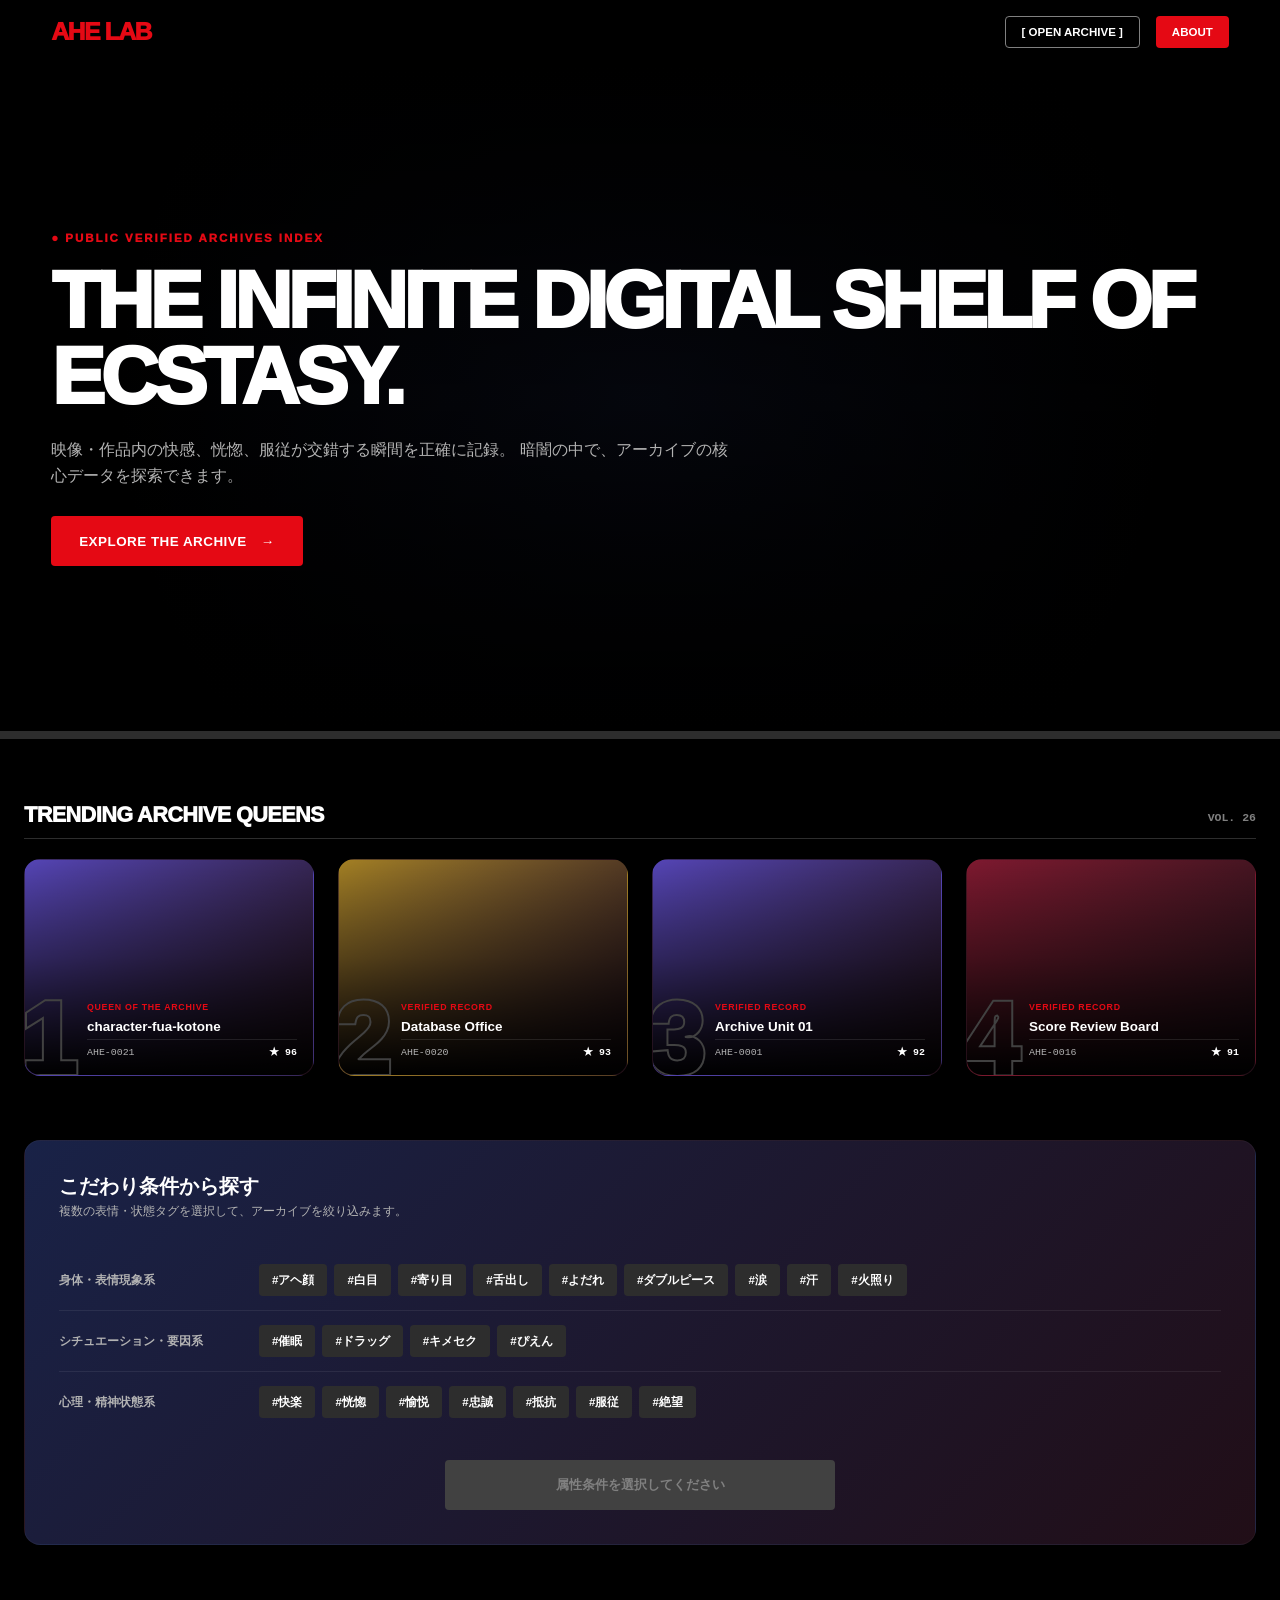
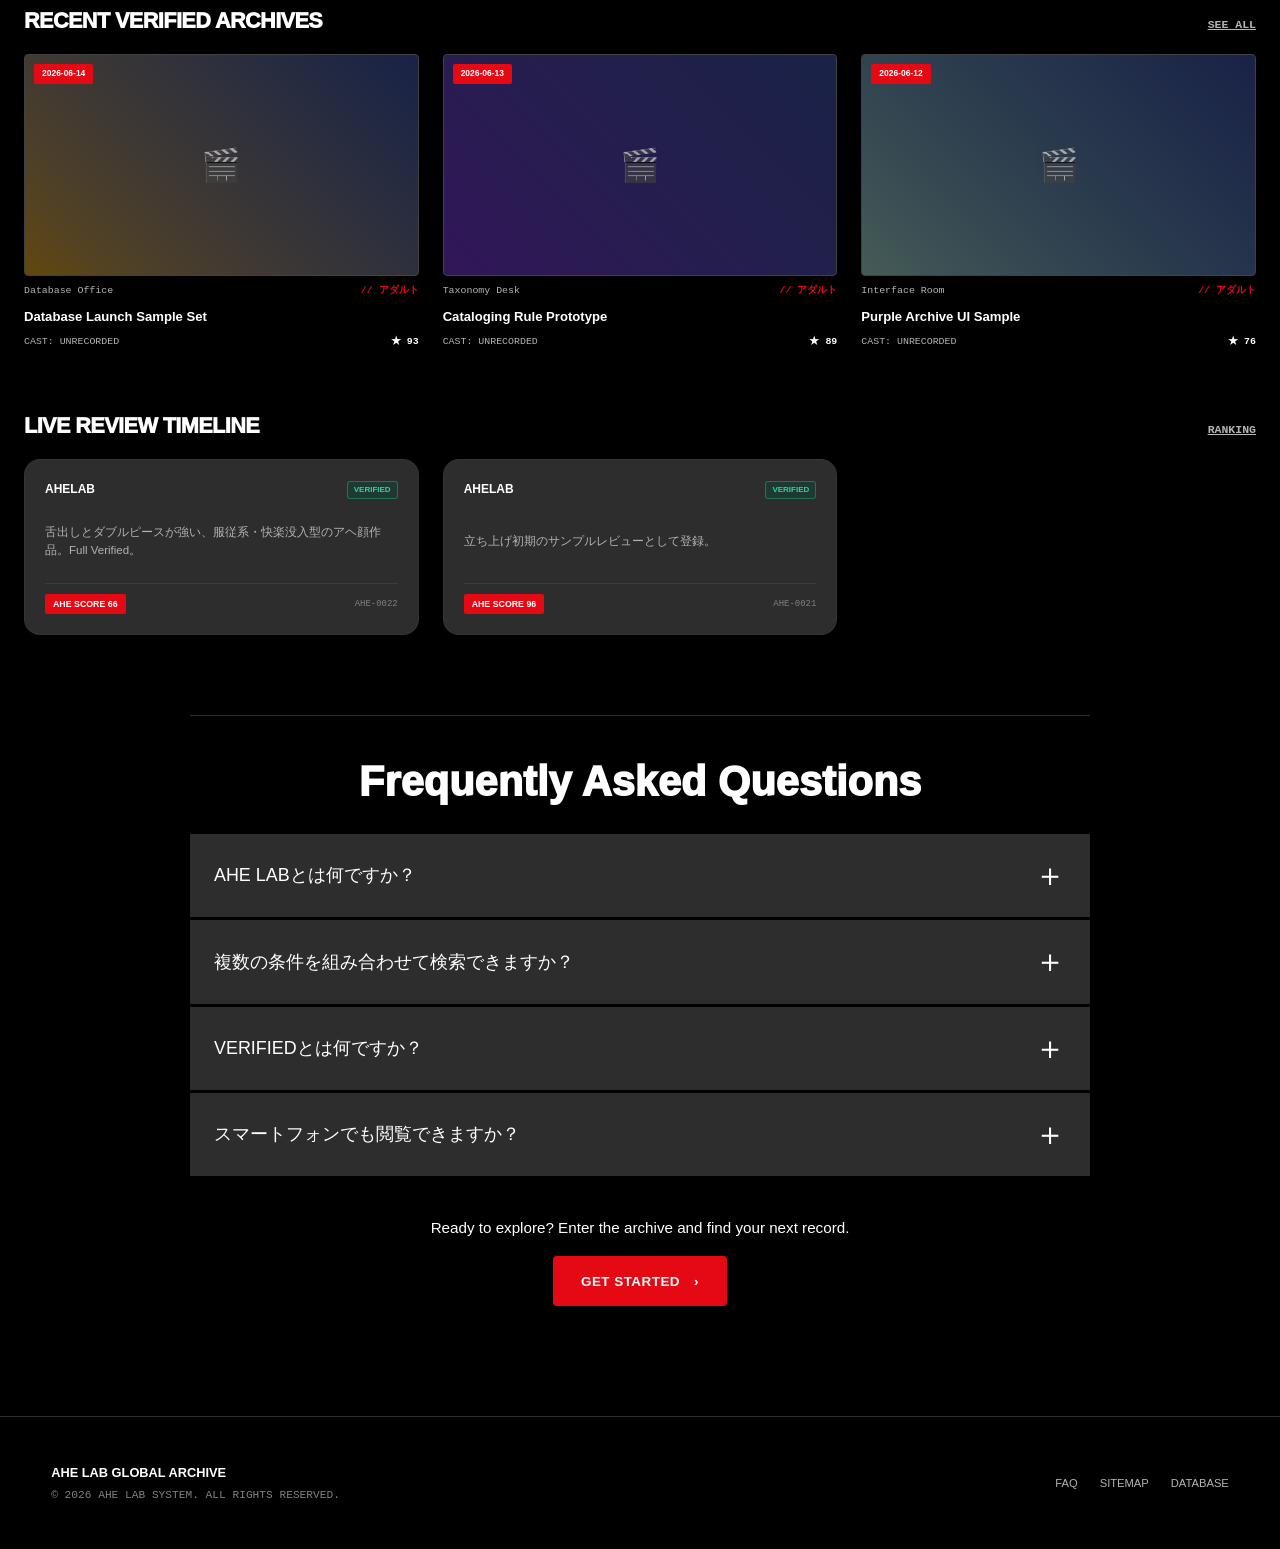
<file: index.html>
<!DOCTYPE html>
<html lang="ja">
<head>
  <meta charset="UTF-8">
  <meta name="viewport" content="width=device-width, initial-scale=1.0">
  <meta name="description" content="AHE LAB — 映像・作品内の表情表現を記録、分類、検索するデジタルアーカイブ。">
  <meta property="og:title" content="AHE LAB | Expression Archive">
  <meta property="og:description" content="表情表現の瞬間を記録・解析するデジタルアーカイブ。">
  <meta property="og:type" content="website">
  <meta property="og:url" content="index.html">
  <meta name="twitter:card" content="summary">
  <meta name="twitter:title" content="AHE LAB | Expression Archive">
  <meta name="twitter:description" content="表情表現の瞬間を記録・解析するデジタルアーカイブ。">
  <link rel="canonical" href="index.html">
  <title>AHE LAB | Expression Archive</title>
  <link rel="stylesheet" href="assets/css/style.css?v=14">
</head>
<body class="home-page cinema-home" data-page="home">
  <div id="site-header"></div>

  <main>
    <section class="cinema-hero" aria-labelledby="cinema-hero-title">
      <div class="cinema-hero-shade"></div>
      <div class="cinema-hero-glow"></div>
      <div class="cinema-hero-content">
        <p class="cinema-kicker">● PUBLIC VERIFIED ARCHIVES INDEX</p>
        <h1 id="cinema-hero-title">THE INFINITE DIGITAL SHELF OF ECSTASY.</h1>
        <p class="cinema-hero-copy">
          映像・作品内の快感、恍惚、服従が交錯する瞬間を正確に記録。
          暗闇の中で、アーカイブの核心データを探索できます。
        </p>
        <div class="cinema-actions">
          <a class="cinema-primary-button" href="database.html">EXPLORE THE ARCHIVE <span>→</span></a>
        </div>
      </div>
    </section>

    <div class="cinema-container">
      <section class="cinema-section" aria-labelledby="trending-title">
        <div class="cinema-section-heading cinema-heading-rule">
          <h2 id="trending-title">Trending Archive Queens</h2>
          <span>VOL. 26</span>
        </div>
        <div class="cinema-ranking-grid" id="cinema-ranking-grid"></div>
      </section>

      <section class="cinema-filter-panel" aria-labelledby="filter-title">
        <div>
          <h2 id="filter-title">こだわり条件から探す</h2>
          <p>複数の表情・状態タグを選択して、アーカイブを絞り込みます。</p>
        </div>
        <div class="cinema-filter-groups">
          <div class="cinema-filter-row">
            <strong>身体・表情現象系</strong>
            <div>
              <button type="button" data-home-tag="アヘ顔">#アヘ顔</button>
              <button type="button" data-home-tag="白目">#白目</button>
              <button type="button" data-home-tag="寄り目">#寄り目</button>
              <button type="button" data-home-tag="舌出し">#舌出し</button>
              <button type="button" data-home-tag="よだれ">#よだれ</button>
              <button type="button" data-home-tag="ダブルピース">#ダブルピース</button>
              <button type="button" data-home-tag="涙">#涙</button>
              <button type="button" data-home-tag="汗">#汗</button>
              <button type="button" data-home-tag="火照り">#火照り</button>
            </div>
          </div>
          <div class="cinema-filter-row">
            <strong>シチュエーション・要因系</strong>
            <div>
              <button type="button" data-home-tag="催眠">#催眠</button>
              <button type="button" data-home-tag="ドラッグ">#ドラッグ</button>
              <button type="button" data-home-tag="キメセク">#キメセク</button>
              <button type="button" data-home-tag="ぴえん">#ぴえん</button>
            </div>
          </div>
          <div class="cinema-filter-row">
            <strong>心理・精神状態系</strong>
            <div>
              <button type="button" data-home-tag="快楽">#快楽</button>
              <button type="button" data-home-tag="恍惚">#恍惚</button>
              <button type="button" data-home-tag="愉悦">#愉悦</button>
              <button type="button" data-home-tag="忠誠">#忠誠</button>
              <button type="button" data-home-tag="抵抗">#抵抗</button>
              <button type="button" data-home-tag="服従">#服従</button>
              <button type="button" data-home-tag="絶望">#絶望</button>
            </div>
          </div>
        </div>
        <div class="cinema-filter-actions">
          <a id="cinema-filter-submit" class="cinema-filter-submit is-disabled" href="database.html">属性条件を選択してください</a>
          <button id="cinema-filter-reset" class="cinema-filter-reset" type="button" hidden>選択をすべてリセット</button>
        </div>
      </section>

      <section class="cinema-section" aria-labelledby="recent-title">
        <div class="cinema-section-heading">
          <h2 id="recent-title">Recent Verified Archives</h2>
          <a href="database.html">SEE ALL</a>
        </div>
        <div class="cinema-recent-grid" id="cinema-recent-grid"></div>
      </section>

      <section class="cinema-section" aria-labelledby="timeline-title">
        <div class="cinema-section-heading">
          <h2 id="timeline-title">Live Review Timeline</h2>
          <a href="ranking.html">RANKING</a>
        </div>
        <div class="cinema-timeline-grid" id="cinema-timeline-grid"></div>
      </section>

      <section class="cinema-faq" aria-labelledby="faq-title">
        <h2 id="faq-title">Frequently Asked Questions</h2>
        <div class="cinema-faq-list">
          <details>
            <summary>AHE LABとは何ですか？<span>＋</span></summary>
            <p>作品内における特定の表情や精神状態を記録・分類し、検索できるデジタルアーカイブです。</p>
          </details>
          <details>
            <summary>複数の条件を組み合わせて検索できますか？<span>＋</span></summary>
            <p>表情、身体反応、精神状態などから複数のタグを選び、該当する作品を絞り込めます。</p>
          </details>
          <details>
            <summary>VERIFIEDとは何ですか？<span>＋</span></summary>
            <p>記録内容や分類情報について、アーカイブ上で確認済みであることを示すラベルです。</p>
          </details>
          <details>
            <summary>スマートフォンでも閲覧できますか？<span>＋</span></summary>
            <p>はい。スマートフォン、タブレット、デスクトップの各画面に対応しています。</p>
          </details>
        </div>
        <div class="cinema-final-cta">
          <p>Ready to explore? Enter the archive and find your next record.</p>
          <a class="cinema-primary-button" href="database.html">GET STARTED <span>›</span></a>
        </div>
      </section>
    </div>
  </main>

  <div id="site-footer"></div>
  <script src="assets/js/app.js?v=13"></script>
</body>
</html>
</file>
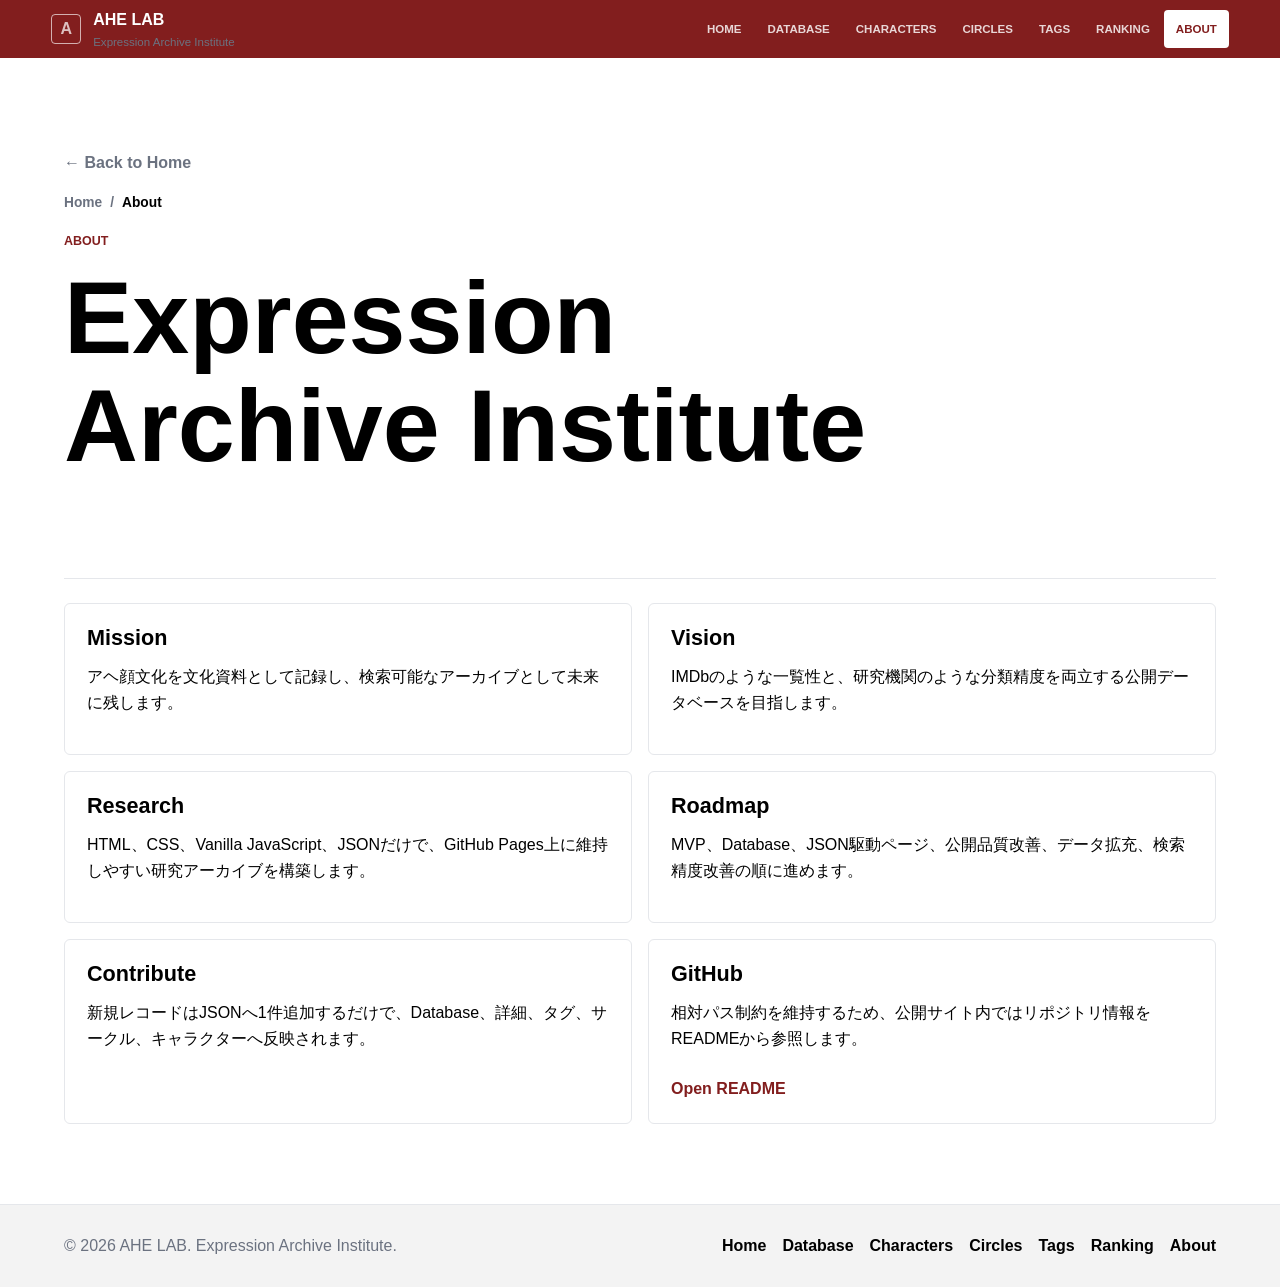
<file: about.html>
<!DOCTYPE html>
<html lang="ja">
<head>
  <meta charset="UTF-8">
  <meta name="viewport" content="width=device-width, initial-scale=1.0">
  <meta name="description" content="About AHE LAB: mission, vision, project scope, roadmap, and contribution notes.">
  <meta property="og:title" content="About | AHE LAB">
  <meta property="og:description" content="Mission, vision, project roadmap, and contribution notes for AHE LAB.">
  <meta property="og:type" content="website">
  <meta property="og:url" content="about.html">
  <meta name="twitter:card" content="summary">
  <meta name="twitter:title" content="About | AHE LAB">
  <meta name="twitter:description" content="Mission, vision, project roadmap, and contribution notes for AHE LAB.">
  <link rel="canonical" href="about.html">
  <title>About | AHE LAB</title>
  <link rel="stylesheet" href="assets/css/style.css?v=13">
</head>
<body class="database-page" data-page="about">
  <div id="site-header"></div>
  <main id="app"></main>
  <div id="site-footer"></div>
  <script src="assets/js/app.js?v=7"></script>
</body>
</html>
</file>
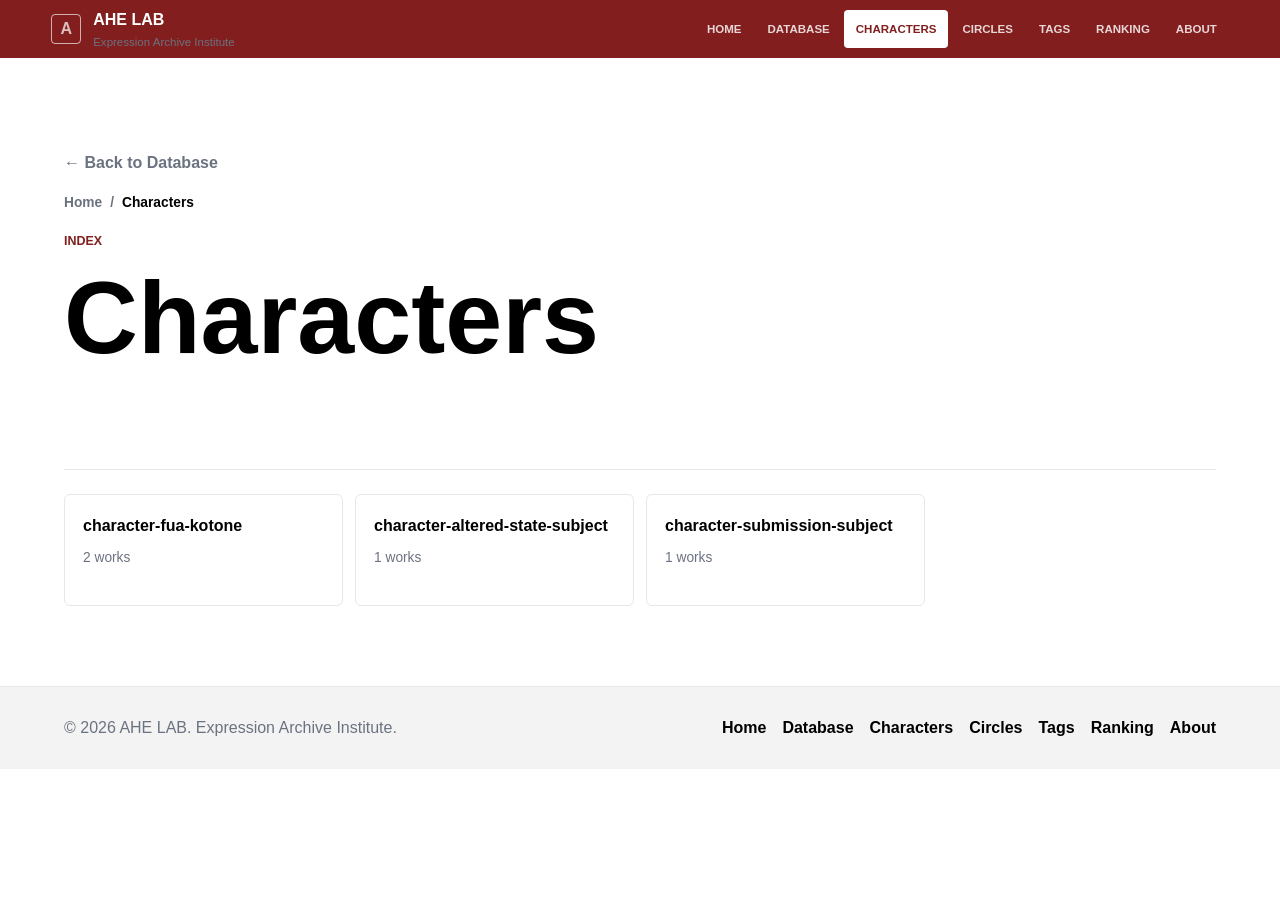
<file: character.html>
<!DOCTYPE html>
<html lang="ja">
<head>
  <meta charset="UTF-8">
  <meta name="viewport" content="width=device-width, initial-scale=1.0">
  <meta name="description" content="AHE LAB character page generated from the archive JSON data source.">
  <meta property="og:title" content="Character | AHE LAB">
  <meta property="og:description" content="AHE LAB character listing generated from the JSON archive.">
  <meta property="og:type" content="website">
  <meta property="og:url" content="character.html">
  <meta name="twitter:card" content="summary">
  <meta name="twitter:title" content="Character | AHE LAB">
  <meta name="twitter:description" content="AHE LAB character listing generated from JSON.">
  <link rel="canonical" href="character.html">
  <title>Character | AHE LAB</title>
  <link rel="stylesheet" href="assets/css/style.css?v=13">
</head>
<body class="database-page" data-page="character">
  <div id="site-header"></div>
  <main id="app" aria-live="polite"></main>
  <div id="site-footer"></div>
  <script src="assets/js/app.js?v=7"></script>
</body>
</html>
</file>
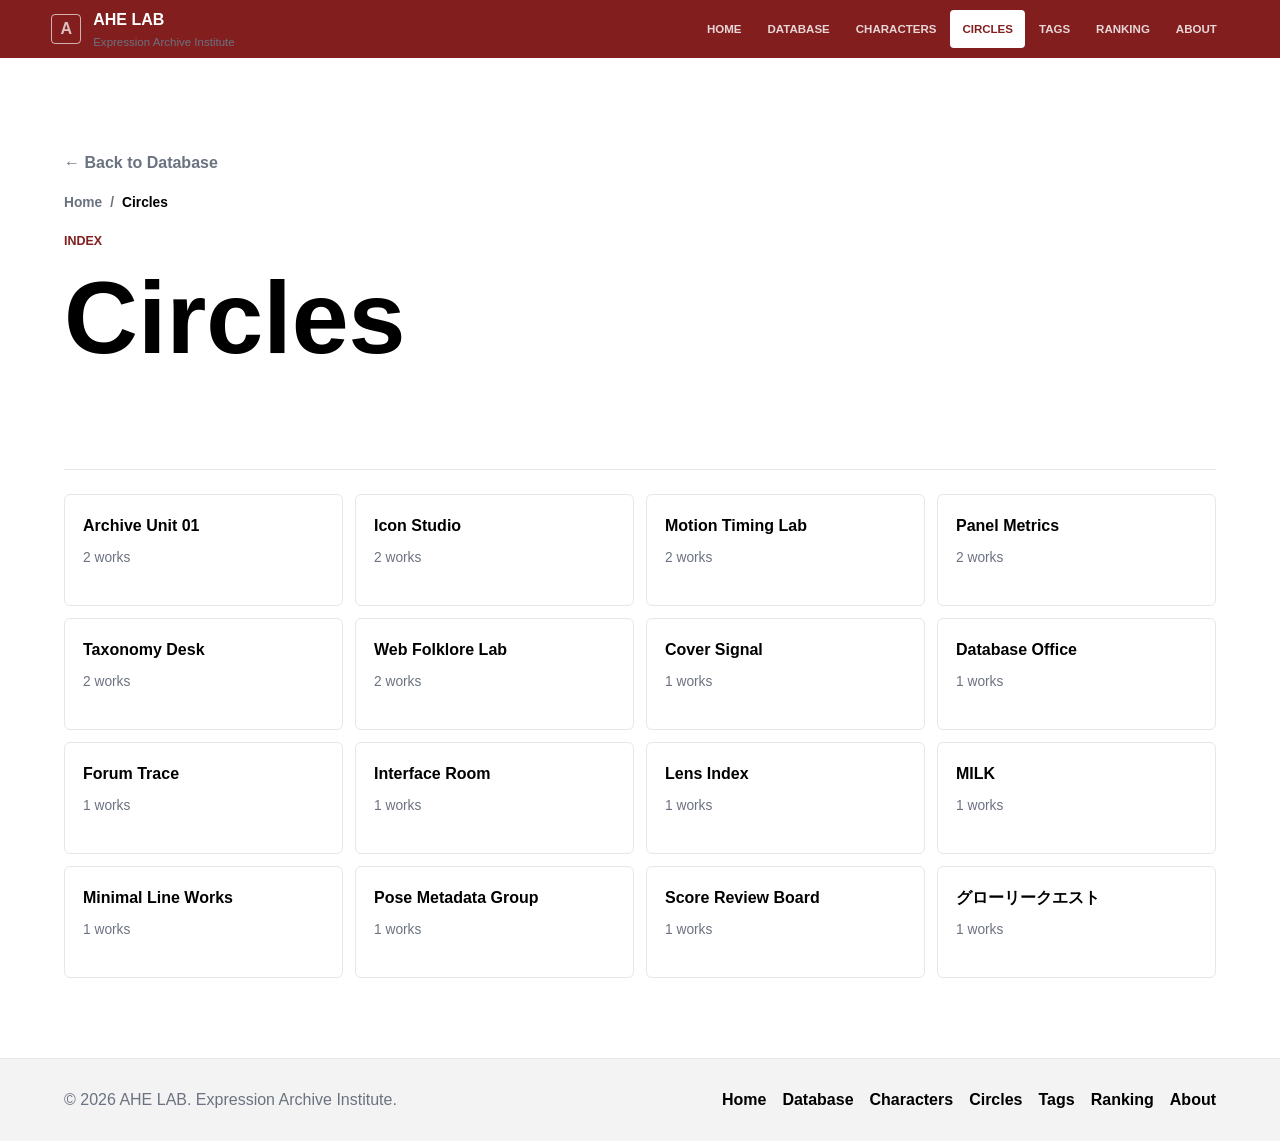
<file: circle.html>
<!DOCTYPE html>
<html lang="ja">
<head>
  <meta charset="UTF-8">
  <meta name="viewport" content="width=device-width, initial-scale=1.0">
  <meta name="description" content="AHE LAB circle page generated from the archive JSON data source.">
  <meta property="og:title" content="Circle | AHE LAB">
  <meta property="og:description" content="AHE LAB circle listing generated from the JSON archive.">
  <meta property="og:type" content="website">
  <meta property="og:url" content="circle.html">
  <meta name="twitter:card" content="summary">
  <meta name="twitter:title" content="Circle | AHE LAB">
  <meta name="twitter:description" content="AHE LAB circle listing generated from JSON.">
  <link rel="canonical" href="circle.html">
  <title>Circle | AHE LAB</title>
  <link rel="stylesheet" href="assets/css/style.css?v=13">
</head>
<body class="database-page" data-page="circle">
  <div id="site-header"></div>
  <main id="app" aria-live="polite"></main>
  <div id="site-footer"></div>
  <script src="assets/js/app.js?v=7"></script>
</body>
</html>
</file>
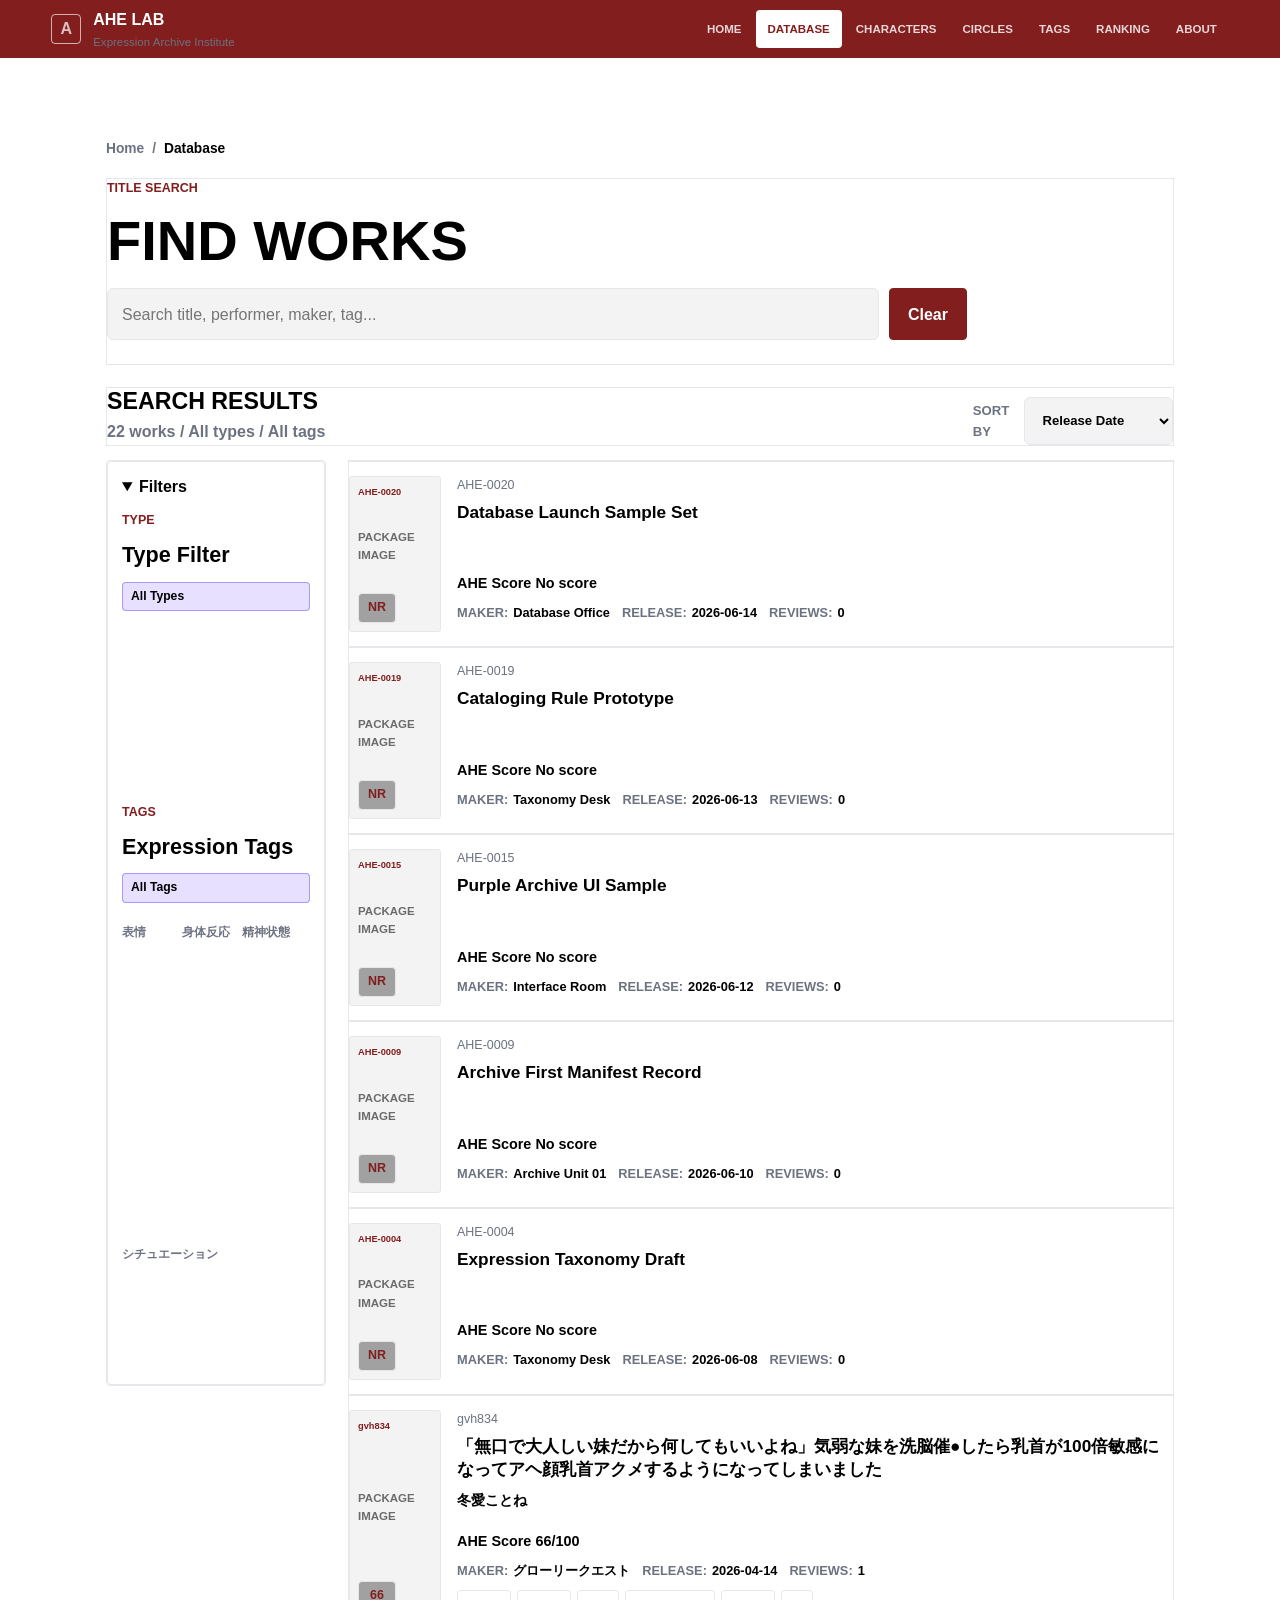
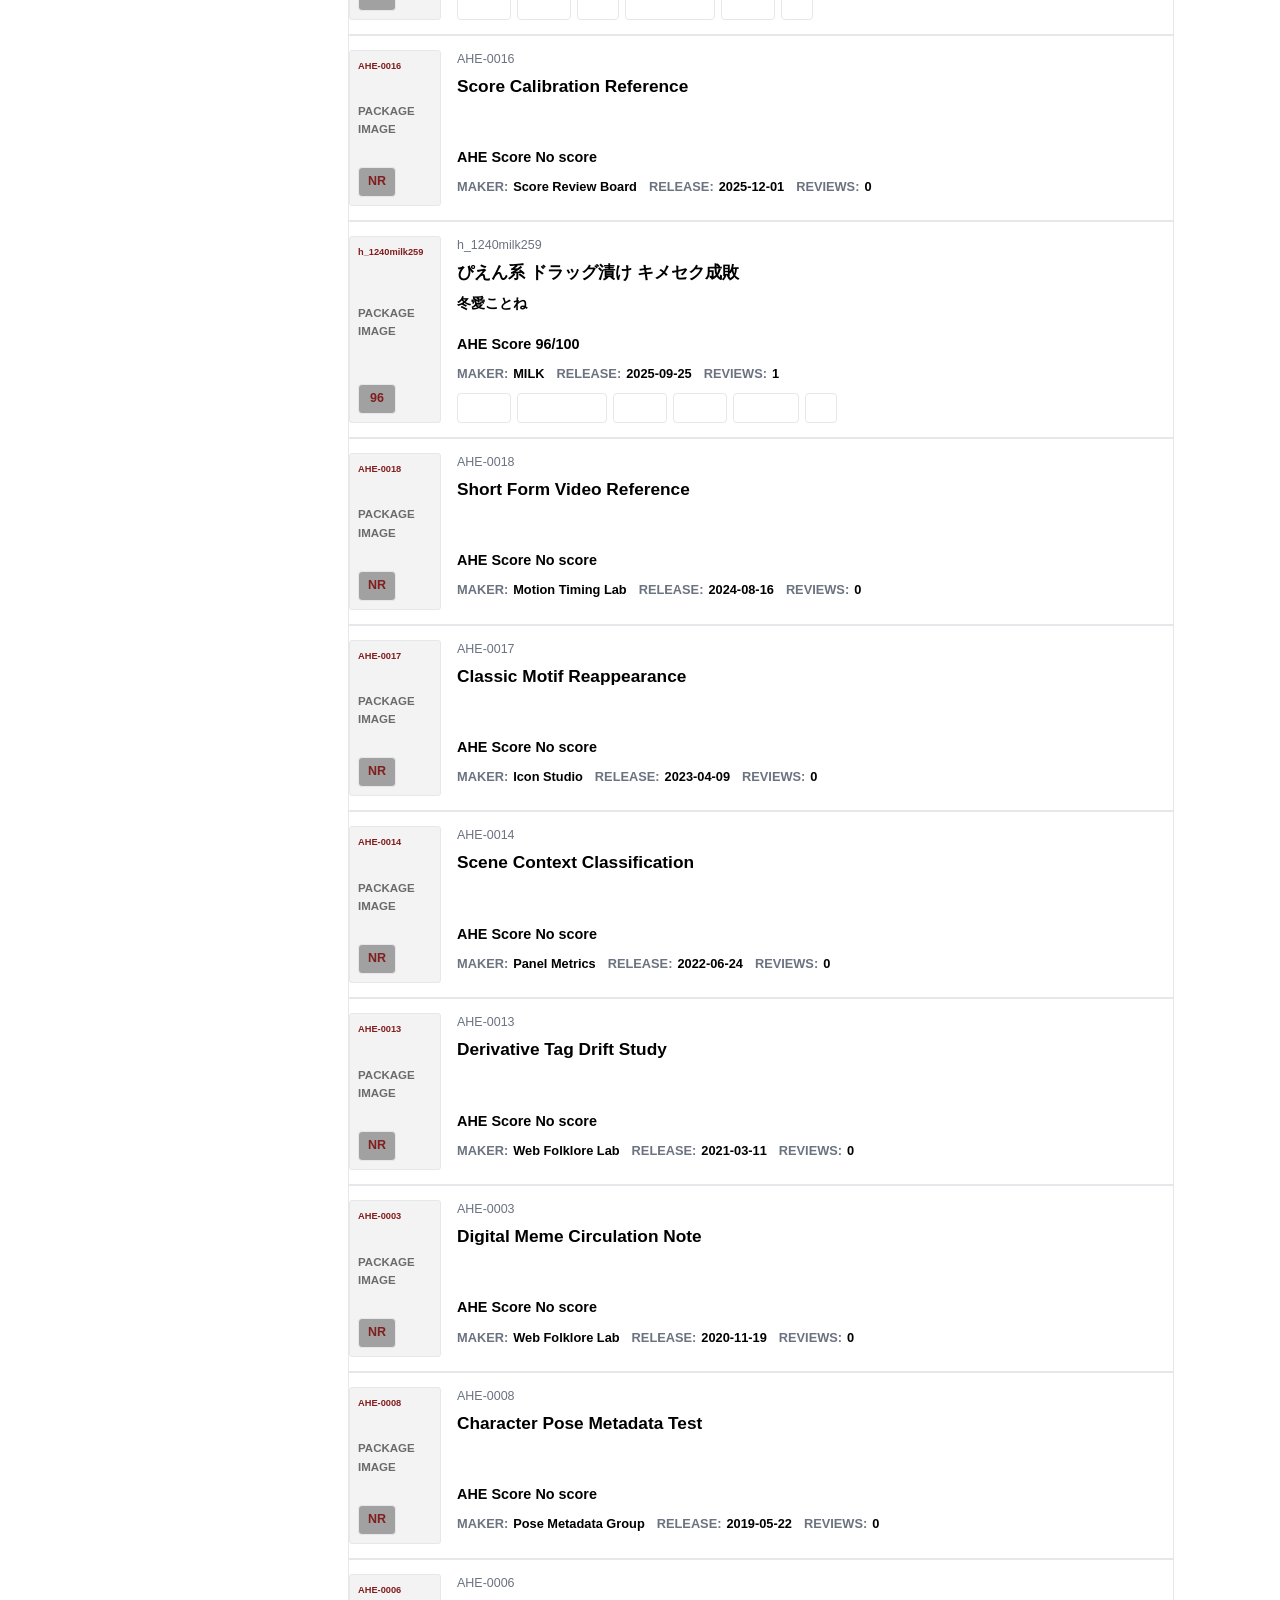
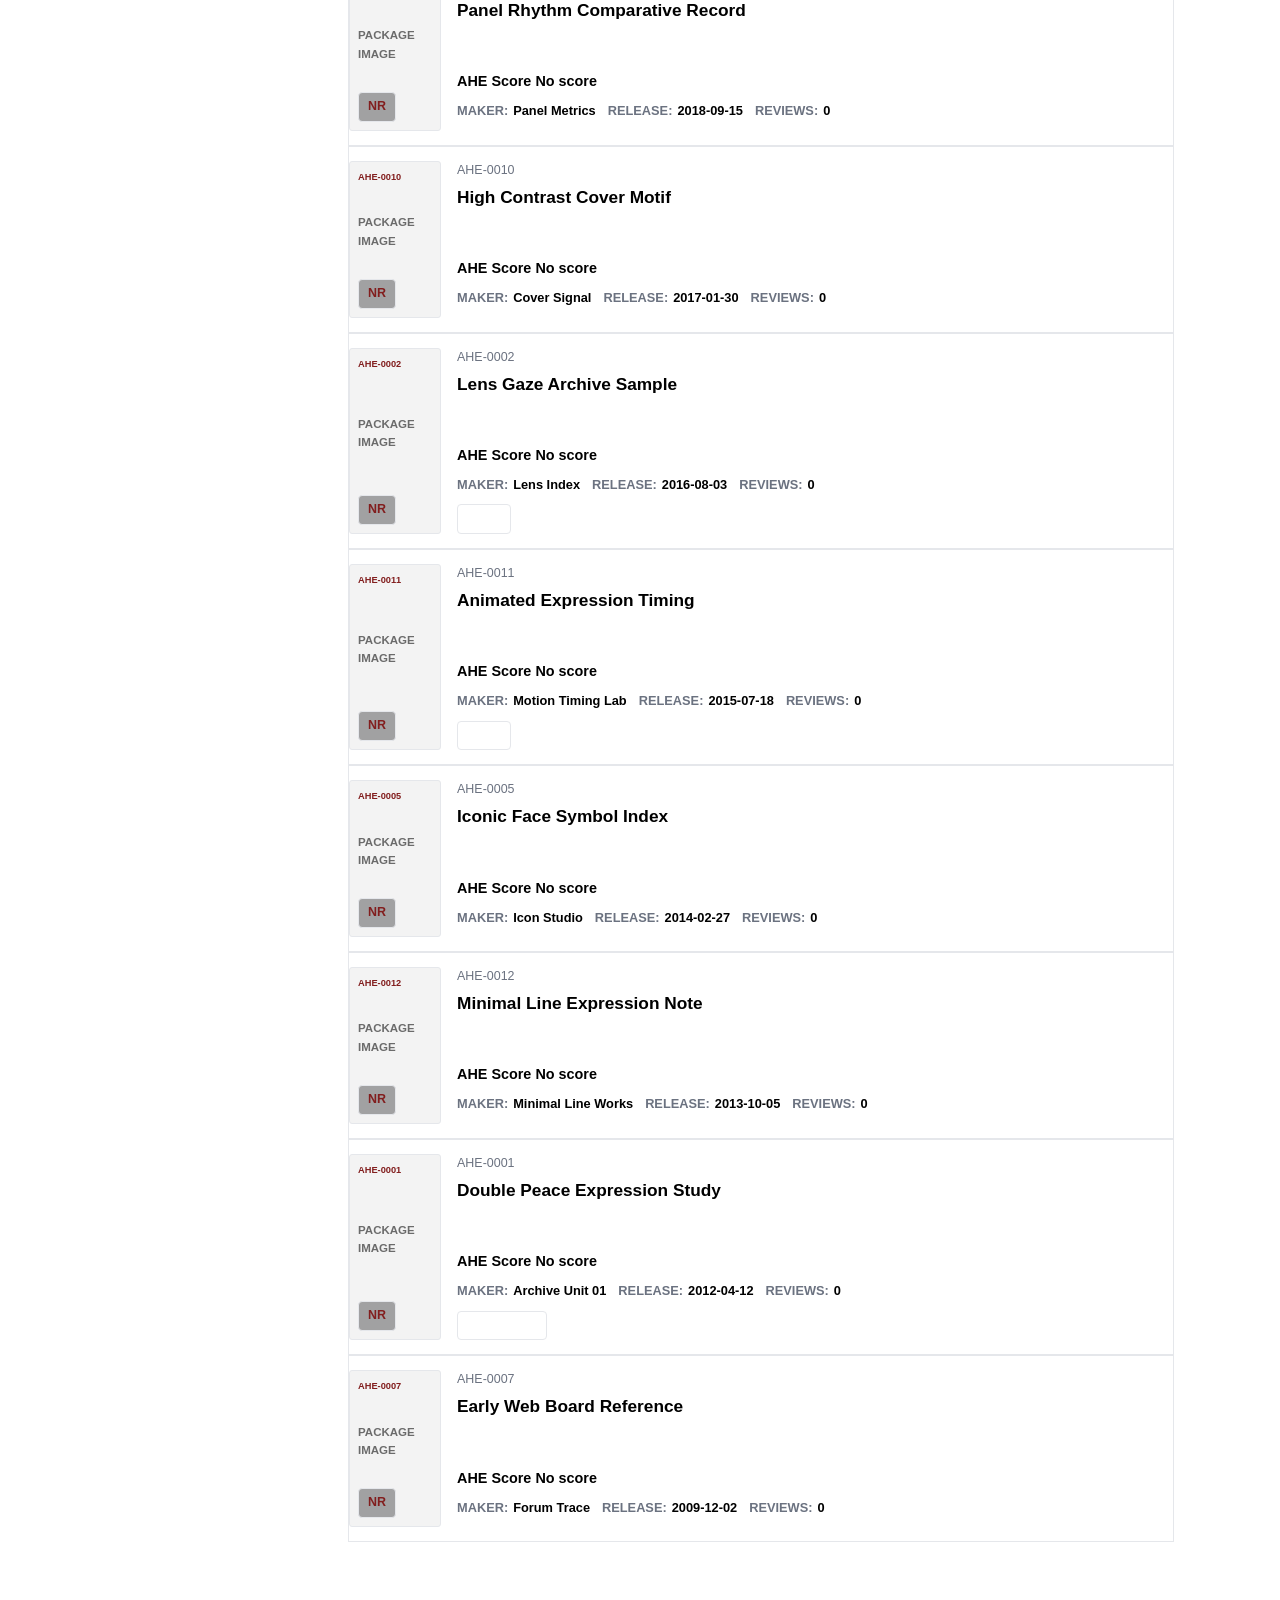
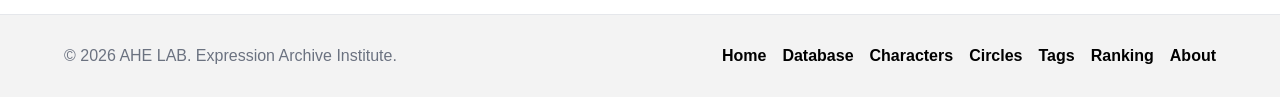
<file: database.html>
<!DOCTYPE html>
<html lang="ja">
<head>
  <meta charset="UTF-8">
  <meta name="viewport" content="width=device-width, initial-scale=1.0">
  <meta name="description" content="AHE LAB database page with searchable expression archive records, tags, circles, characters, and AHE SCORE sorting.">
  <meta property="og:title" content="Database | AHE LAB">
  <meta property="og:description" content="Search AHE LAB records by title, tag, circle, character, and AHE SCORE.">
  <meta property="og:type" content="website">
  <meta property="og:url" content="database.html">
  <meta name="twitter:card" content="summary">
  <meta name="twitter:title" content="Database | AHE LAB">
  <meta name="twitter:description" content="Search the AHE LAB JSON archive.">
  <link rel="canonical" href="database.html">
  <title>Database | AHE LAB</title>
  <link rel="stylesheet" href="assets/css/style.css?v=13">
</head>
<body class="database-page" data-page="database">
  <div id="site-header"></div>
  <main id="app" aria-live="polite"></main>
  <div id="site-footer"></div>
  <script src="assets/js/app.js?v=8"></script>
</body>
</html>
</file>
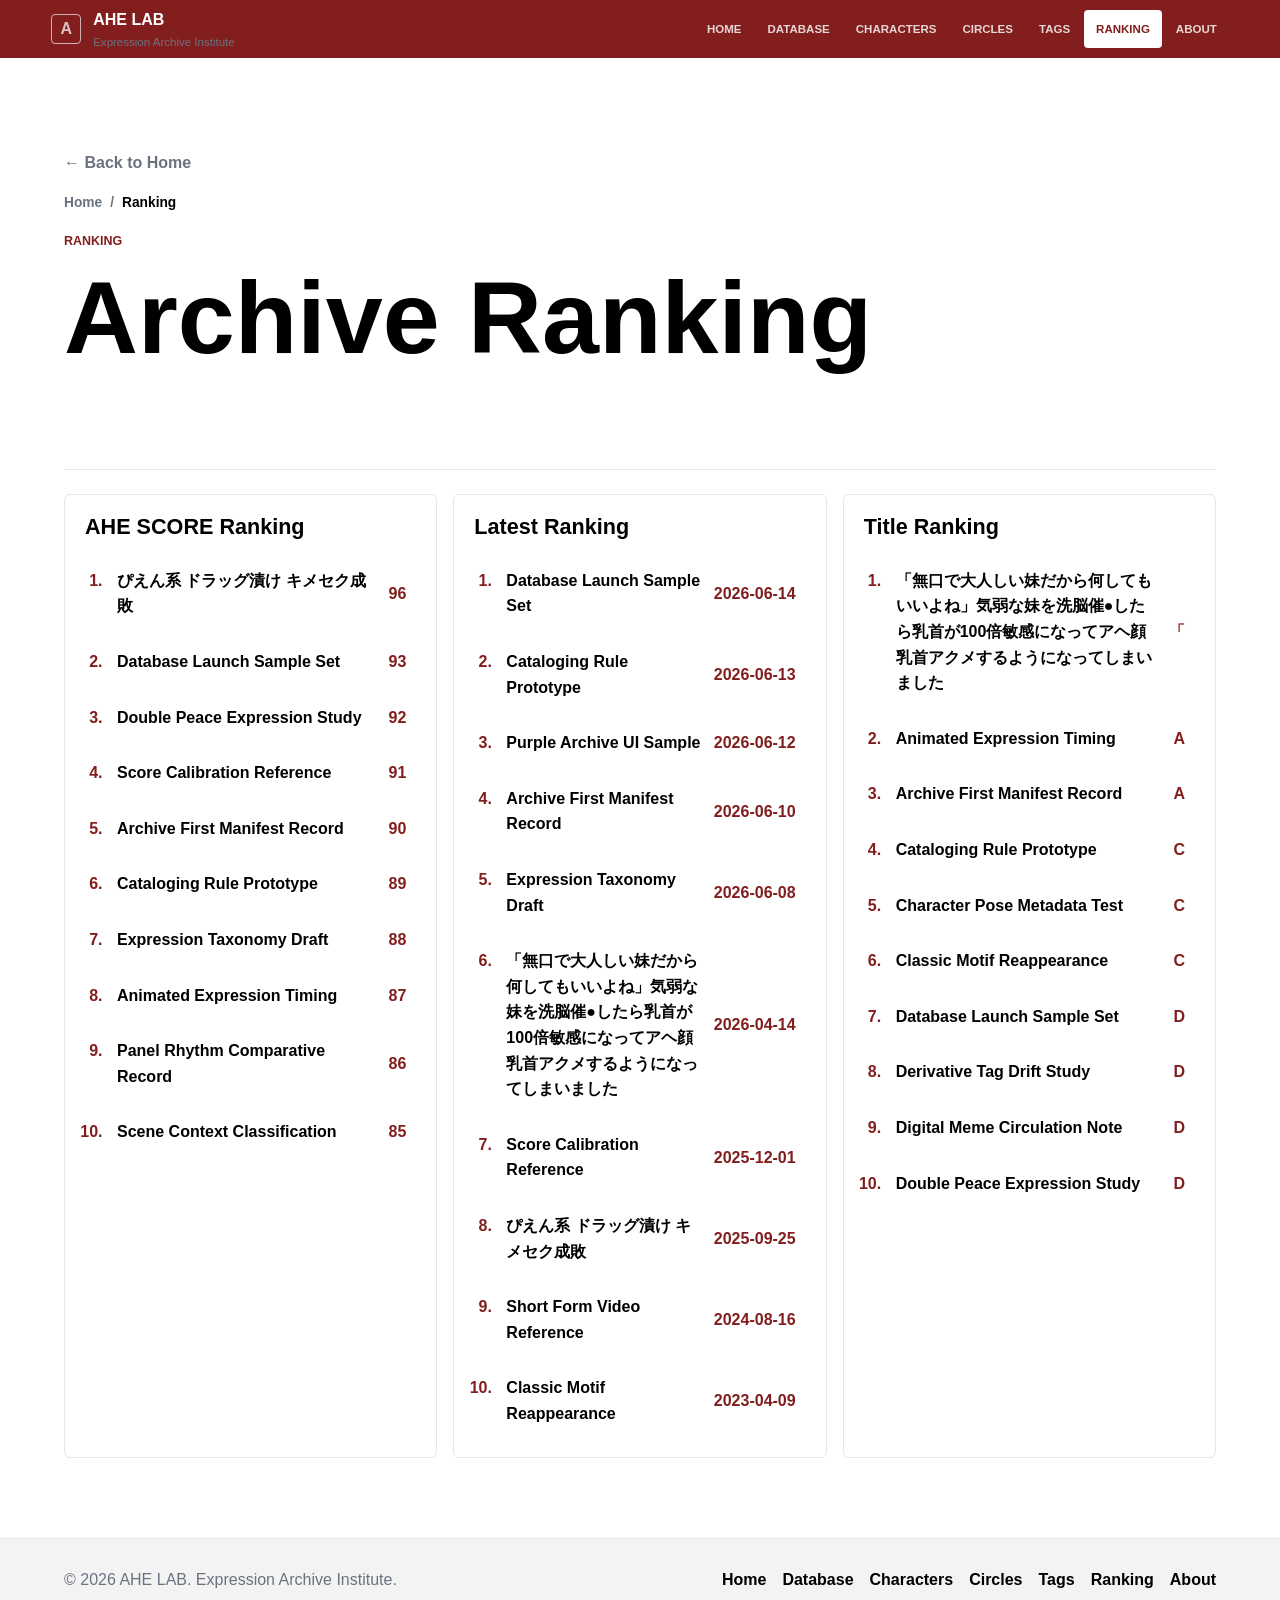
<file: ranking.html>
<!DOCTYPE html>
<html lang="ja">
<head>
  <meta charset="UTF-8">
  <meta name="viewport" content="width=device-width, initial-scale=1.0">
  <meta name="description" content="AHE LAB ranking page for AHE SCORE, latest records, and title order generated from JSON.">
  <meta property="og:title" content="Ranking | AHE LAB">
  <meta property="og:description" content="AHE SCORE, latest, and title rankings generated from the AHE LAB JSON archive.">
  <meta property="og:type" content="website">
  <meta property="og:url" content="ranking.html">
  <meta name="twitter:card" content="summary">
  <meta name="twitter:title" content="Ranking | AHE LAB">
  <meta name="twitter:description" content="AHE SCORE, latest, and title rankings generated from JSON.">
  <link rel="canonical" href="ranking.html">
  <title>Ranking | AHE LAB</title>
  <link rel="stylesheet" href="assets/css/style.css?v=13">
</head>
<body class="database-page" data-page="ranking">
  <div id="site-header"></div>
  <main id="app" aria-live="polite"></main>
  <div id="site-footer"></div>
  <script src="assets/js/app.js?v=7"></script>
</body>
</html>
</file>
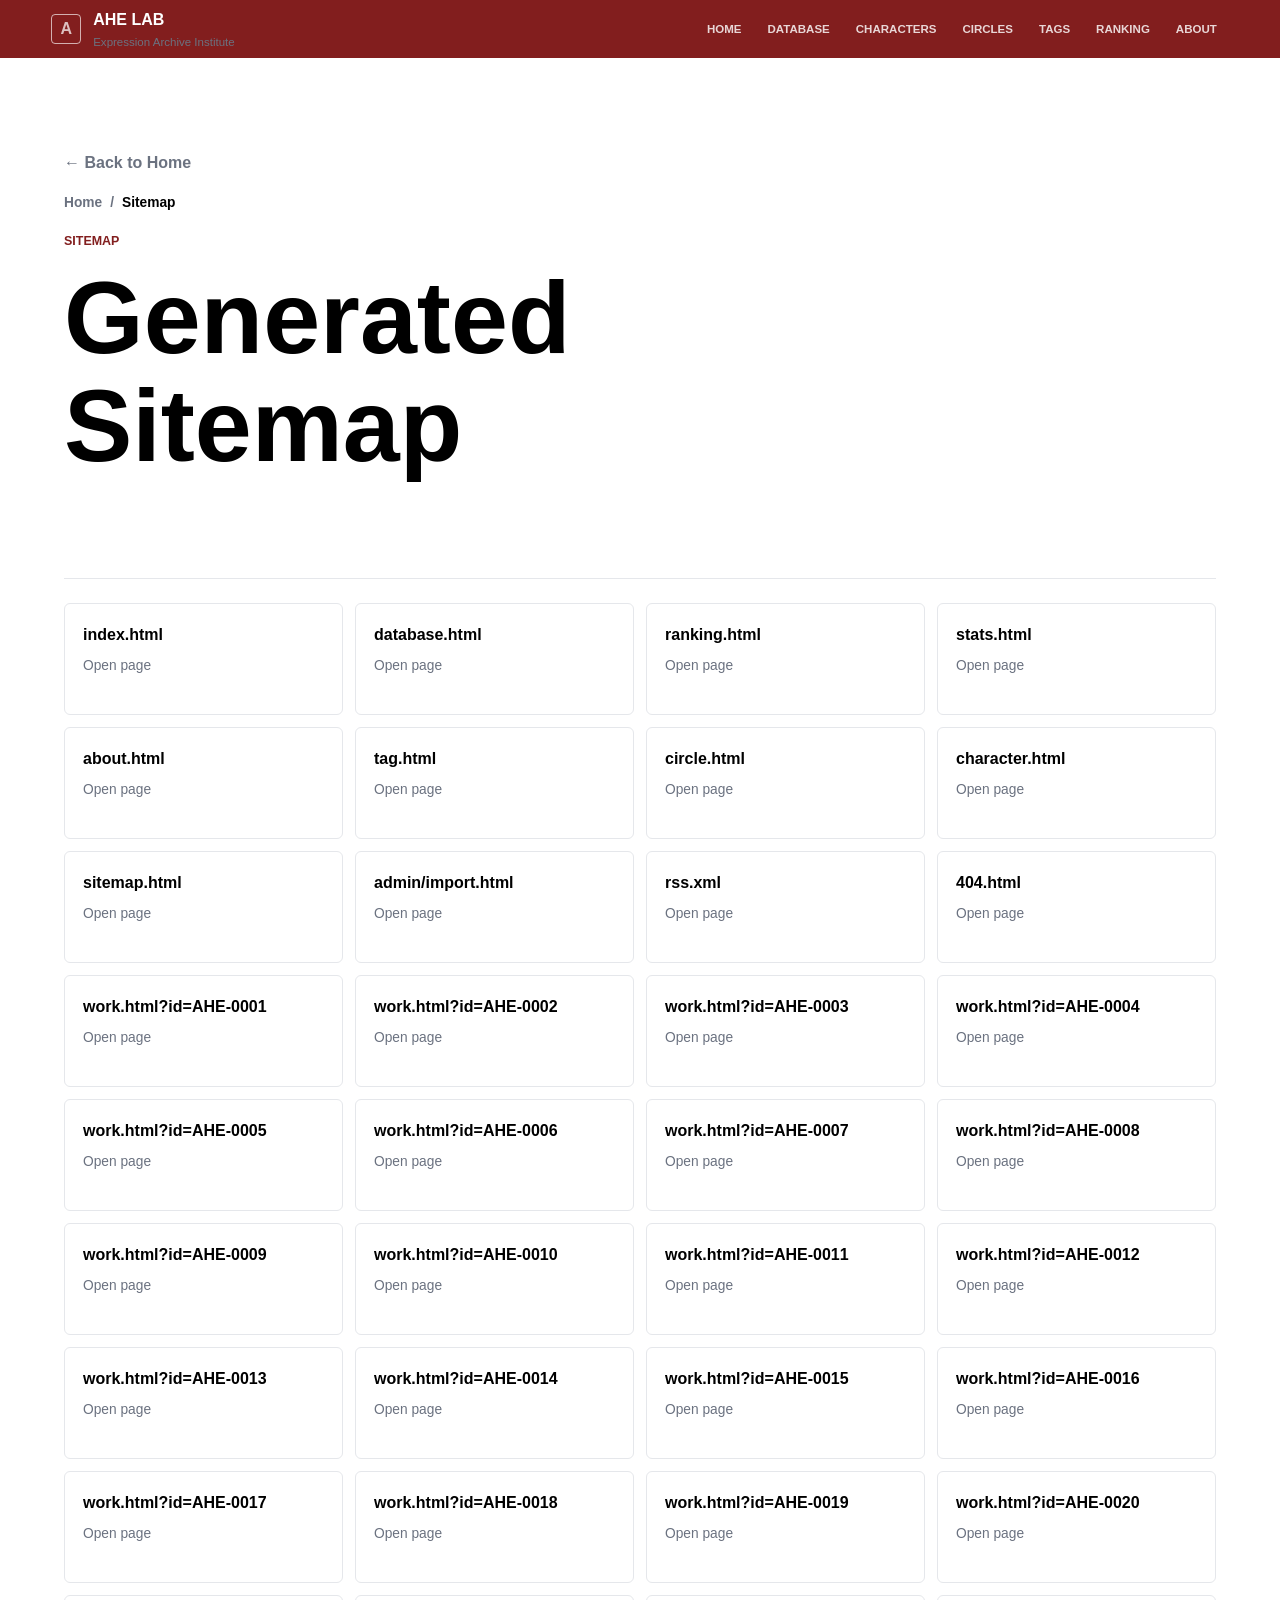
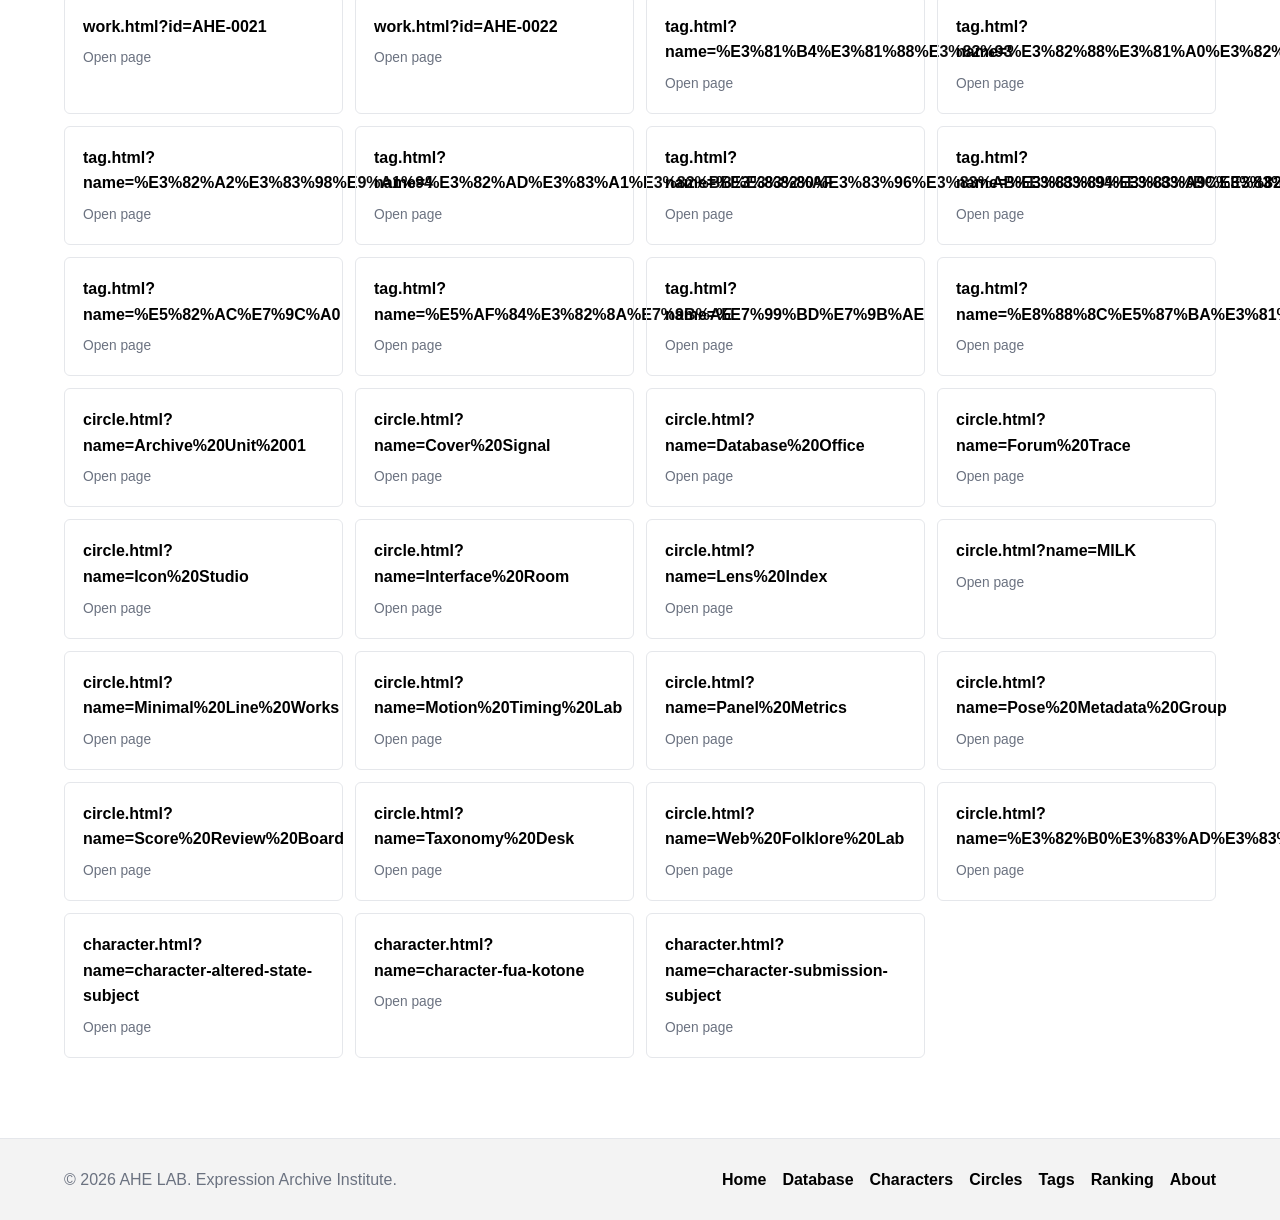
<file: sitemap.html>
<!DOCTYPE html>
<html lang="ja">
<head>
  <meta charset="UTF-8">
  <meta name="viewport" content="width=device-width, initial-scale=1.0">
  <meta name="description" content="AHE LAB generated sitemap page listing database, work, tag, circle, character, ranking, and stats pages from JSON.">
  <meta property="og:title" content="Sitemap | AHE LAB">
  <meta property="og:description" content="JSON-generated sitemap for AHE LAB.">
  <meta property="og:type" content="website">
  <meta property="og:url" content="sitemap.html">
  <meta name="twitter:card" content="summary">
  <meta name="twitter:title" content="Sitemap | AHE LAB">
  <meta name="twitter:description" content="JSON-generated sitemap for AHE LAB.">
  <link rel="canonical" href="sitemap.html">
  <title>Sitemap | AHE LAB</title>
  <link rel="stylesheet" href="assets/css/style.css?v=13">
</head>
<body class="database-page" data-page="sitemap">
  <div id="site-header"></div>
  <main id="app" aria-live="polite"></main>
  <div id="site-footer"></div>
  <script src="assets/js/app.js?v=7"></script>
</body>
</html>
</file>
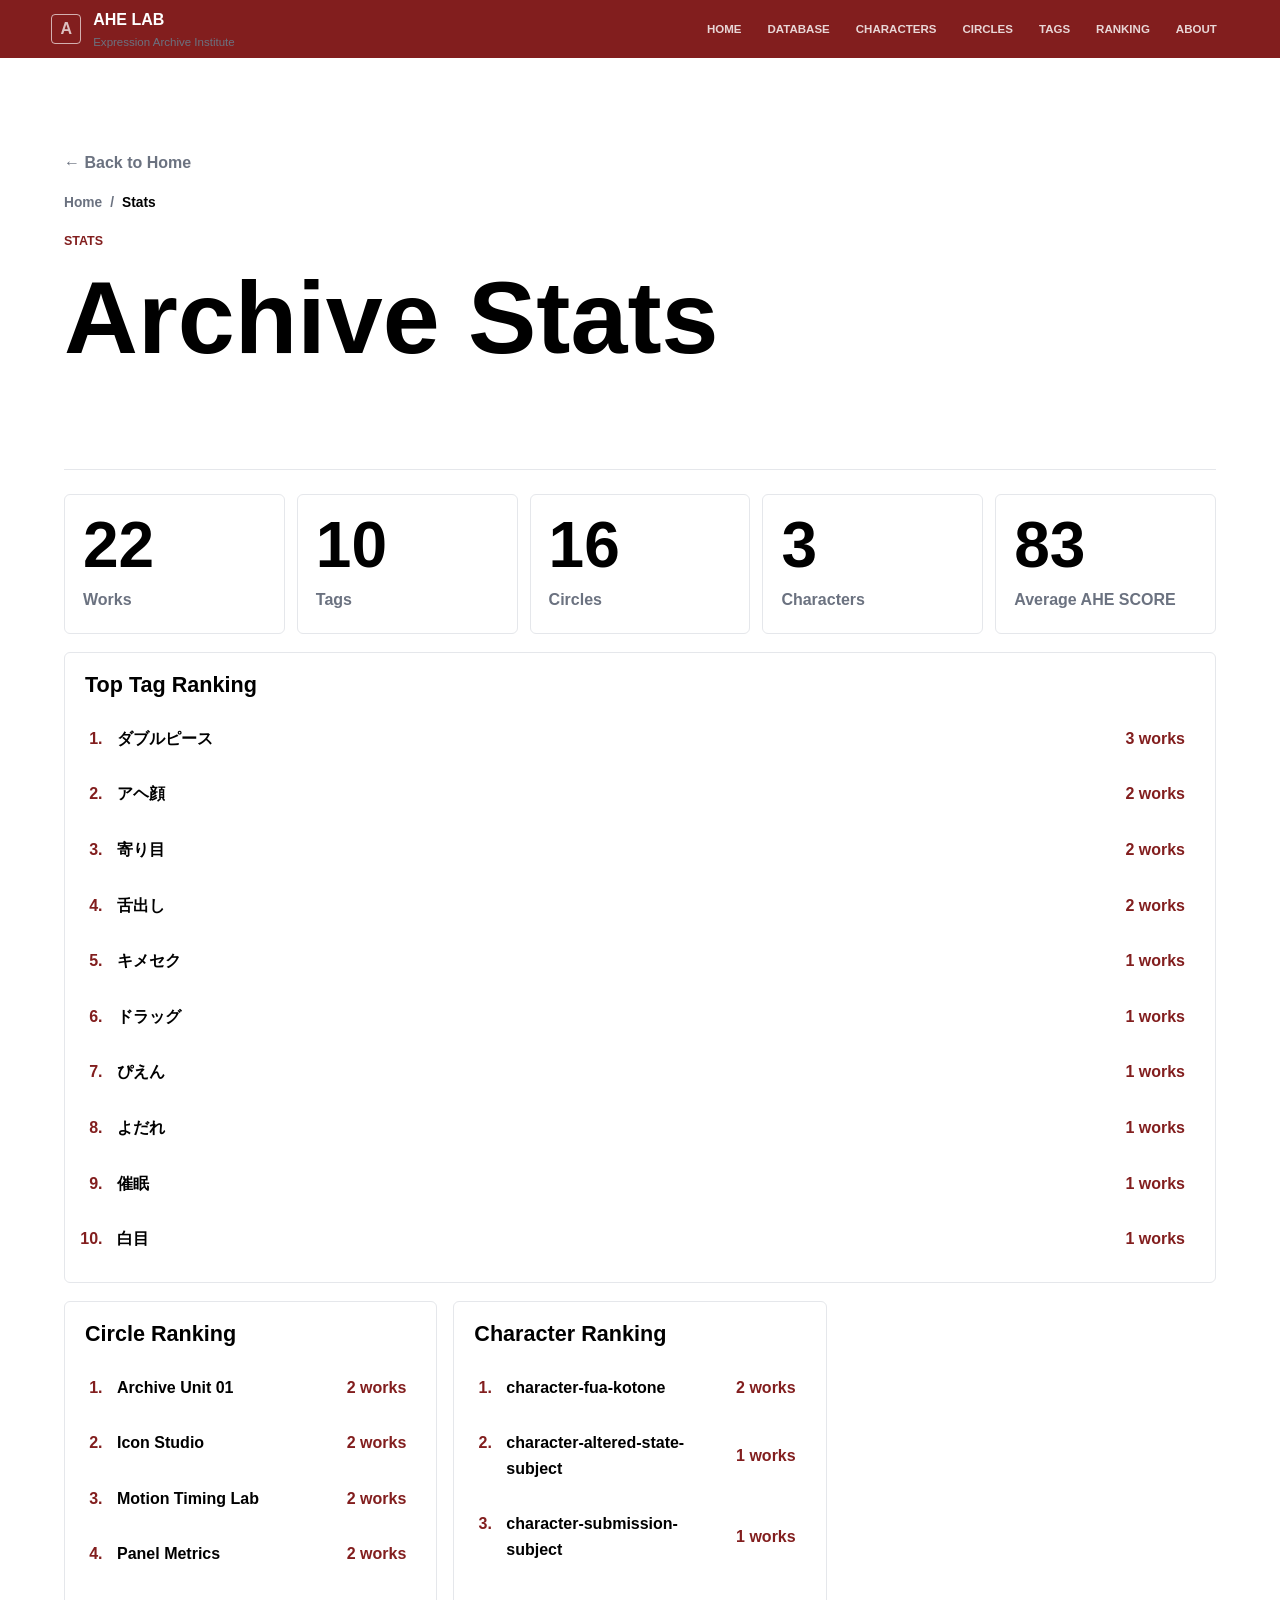
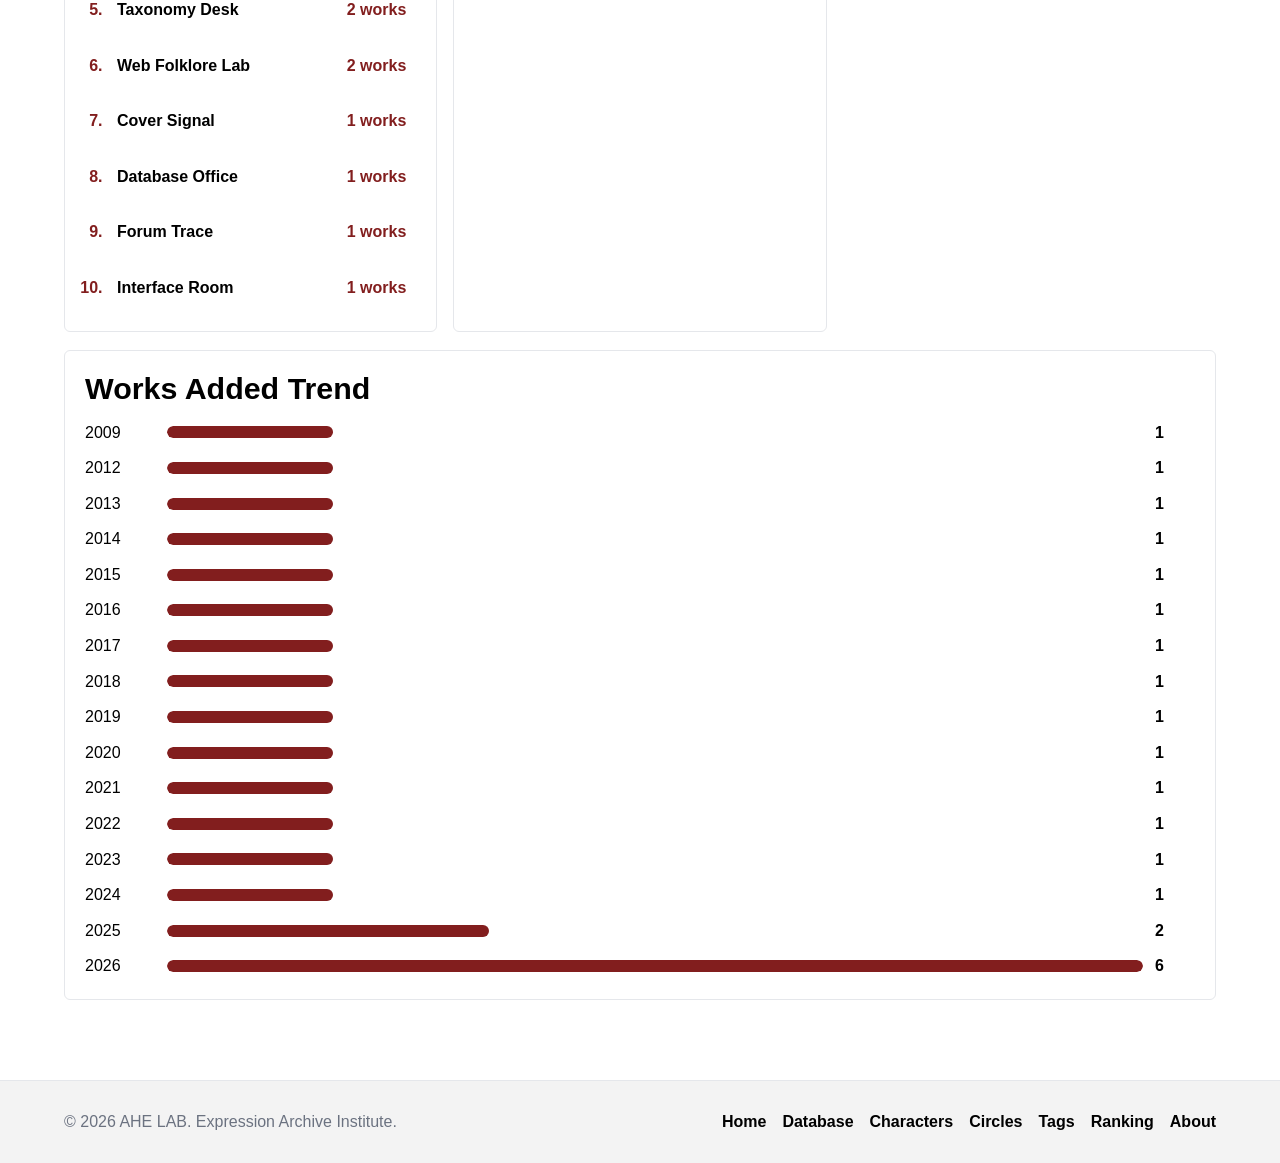
<file: stats.html>
<!DOCTYPE html>
<html lang="ja">
<head>
  <meta charset="UTF-8">
  <meta name="viewport" content="width=device-width, initial-scale=1.0">
  <meta name="description" content="AHE LAB stats page generated from the JSON archive: totals, average AHE SCORE, and top tags.">
  <meta property="og:title" content="Stats | AHE LAB">
  <meta property="og:description" content="Archive totals, average AHE SCORE, and top tag rankings generated from JSON.">
  <meta property="og:type" content="website">
  <meta property="og:url" content="stats.html">
  <meta name="twitter:card" content="summary">
  <meta name="twitter:title" content="Stats | AHE LAB">
  <meta name="twitter:description" content="AHE LAB archive stats generated from JSON.">
  <link rel="canonical" href="stats.html">
  <title>Stats | AHE LAB</title>
  <link rel="stylesheet" href="assets/css/style.css?v=13">
</head>
<body class="database-page" data-page="stats">
  <div id="site-header"></div>
  <main id="app" aria-live="polite"></main>
  <div id="site-footer"></div>
  <script src="assets/js/app.js?v=7"></script>
</body>
</html>
</file>
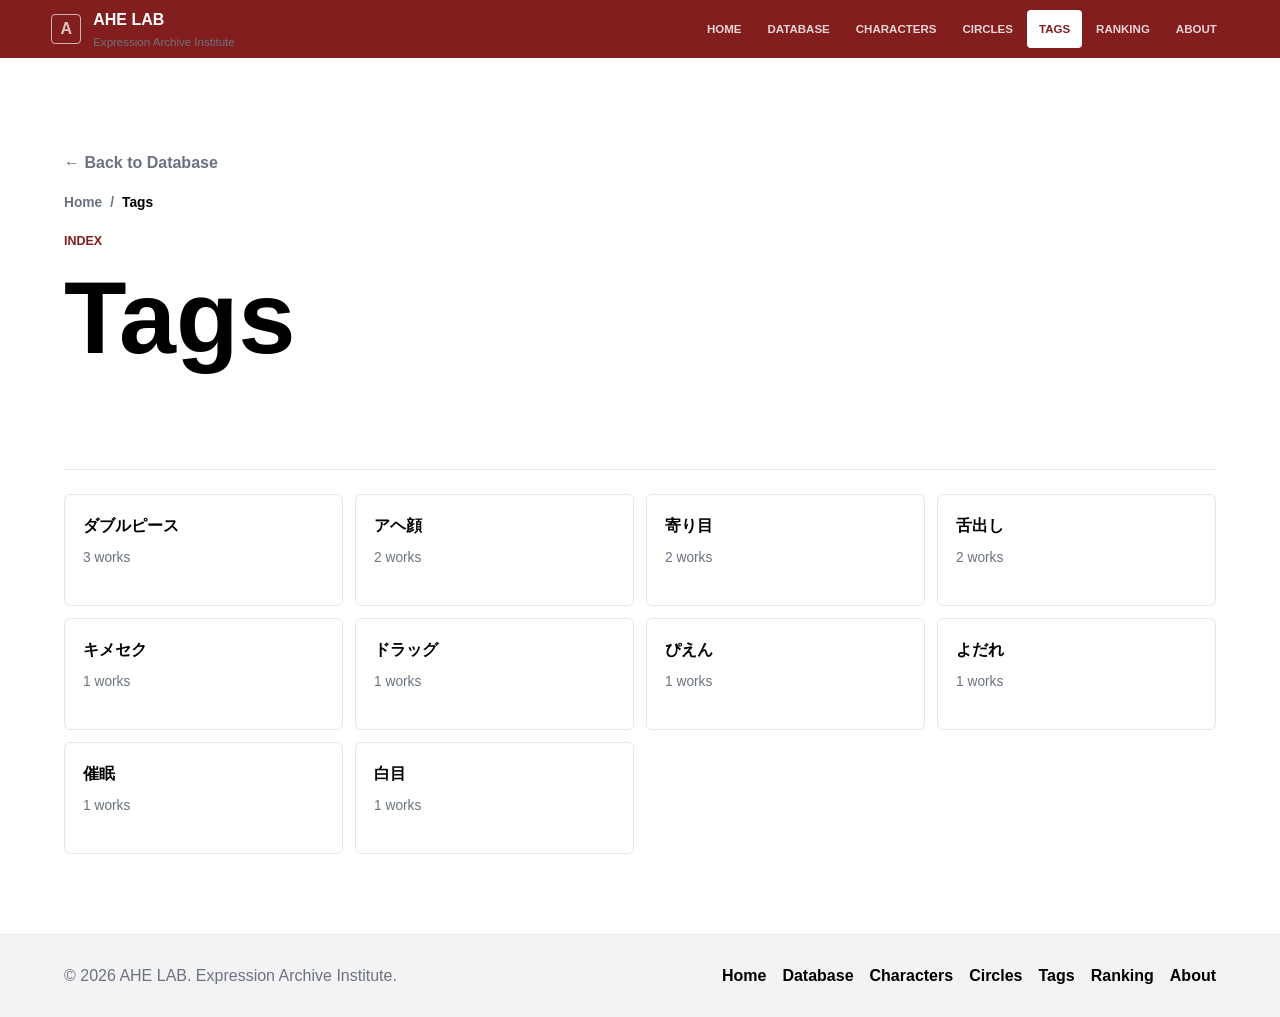
<file: tag.html>
<!DOCTYPE html>
<html lang="ja">
<head>
  <meta charset="UTF-8">
  <meta name="viewport" content="width=device-width, initial-scale=1.0">
  <meta name="description" content="AHE LAB tag page generated from the archive JSON data source.">
  <meta property="og:title" content="Tag | AHE LAB">
  <meta property="og:description" content="AHE LAB tag listing generated from the JSON archive.">
  <meta property="og:type" content="website">
  <meta property="og:url" content="tag.html">
  <meta name="twitter:card" content="summary">
  <meta name="twitter:title" content="Tag | AHE LAB">
  <meta name="twitter:description" content="AHE LAB tag listing generated from JSON.">
  <link rel="canonical" href="tag.html">
  <title>Tag | AHE LAB</title>
  <link rel="stylesheet" href="assets/css/style.css?v=13">
</head>
<body class="database-page" data-page="tag">
  <div id="site-header"></div>
  <main id="app" aria-live="polite"></main>
  <div id="site-footer"></div>
  <script src="assets/js/app.js?v=7"></script>
</body>
</html>
</file>
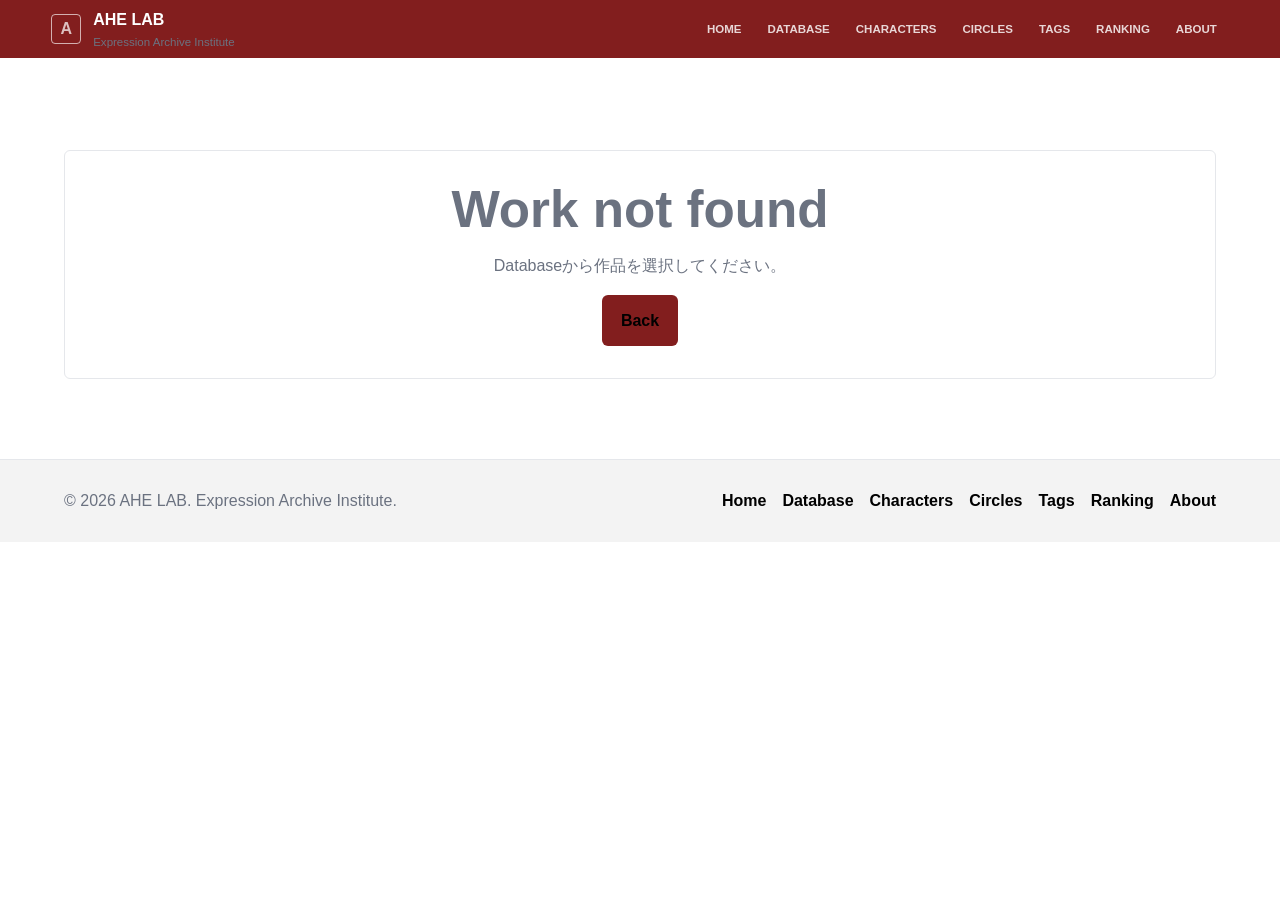
<file: work.html>
<!DOCTYPE html>
<html lang="ja">
<head>
  <meta charset="UTF-8">
  <meta name="viewport" content="width=device-width, initial-scale=1.0">
  <meta name="description" content="AHE LAB work detail page generated from the archive JSON data source.">
  <meta property="og:title" content="Work | AHE LAB">
  <meta property="og:description" content="AHE LAB work detail generated from the JSON archive.">
  <meta property="og:type" content="article">
  <meta property="og:url" content="work.html">
  <meta name="twitter:card" content="summary">
  <meta name="twitter:title" content="Work | AHE LAB">
  <meta name="twitter:description" content="AHE LAB work detail generated from JSON.">
  <link rel="canonical" href="work.html">
  <title>Work | AHE LAB</title>
  <link rel="stylesheet" href="assets/css/style.css?v=13">
</head>
<body class="database-page" data-page="work">
  <div id="site-header"></div>
  <main id="app" aria-live="polite"></main>
  <div id="site-footer"></div>
  <script src="assets/js/app.js?v=8"></script>
</body>
</html>
</file>
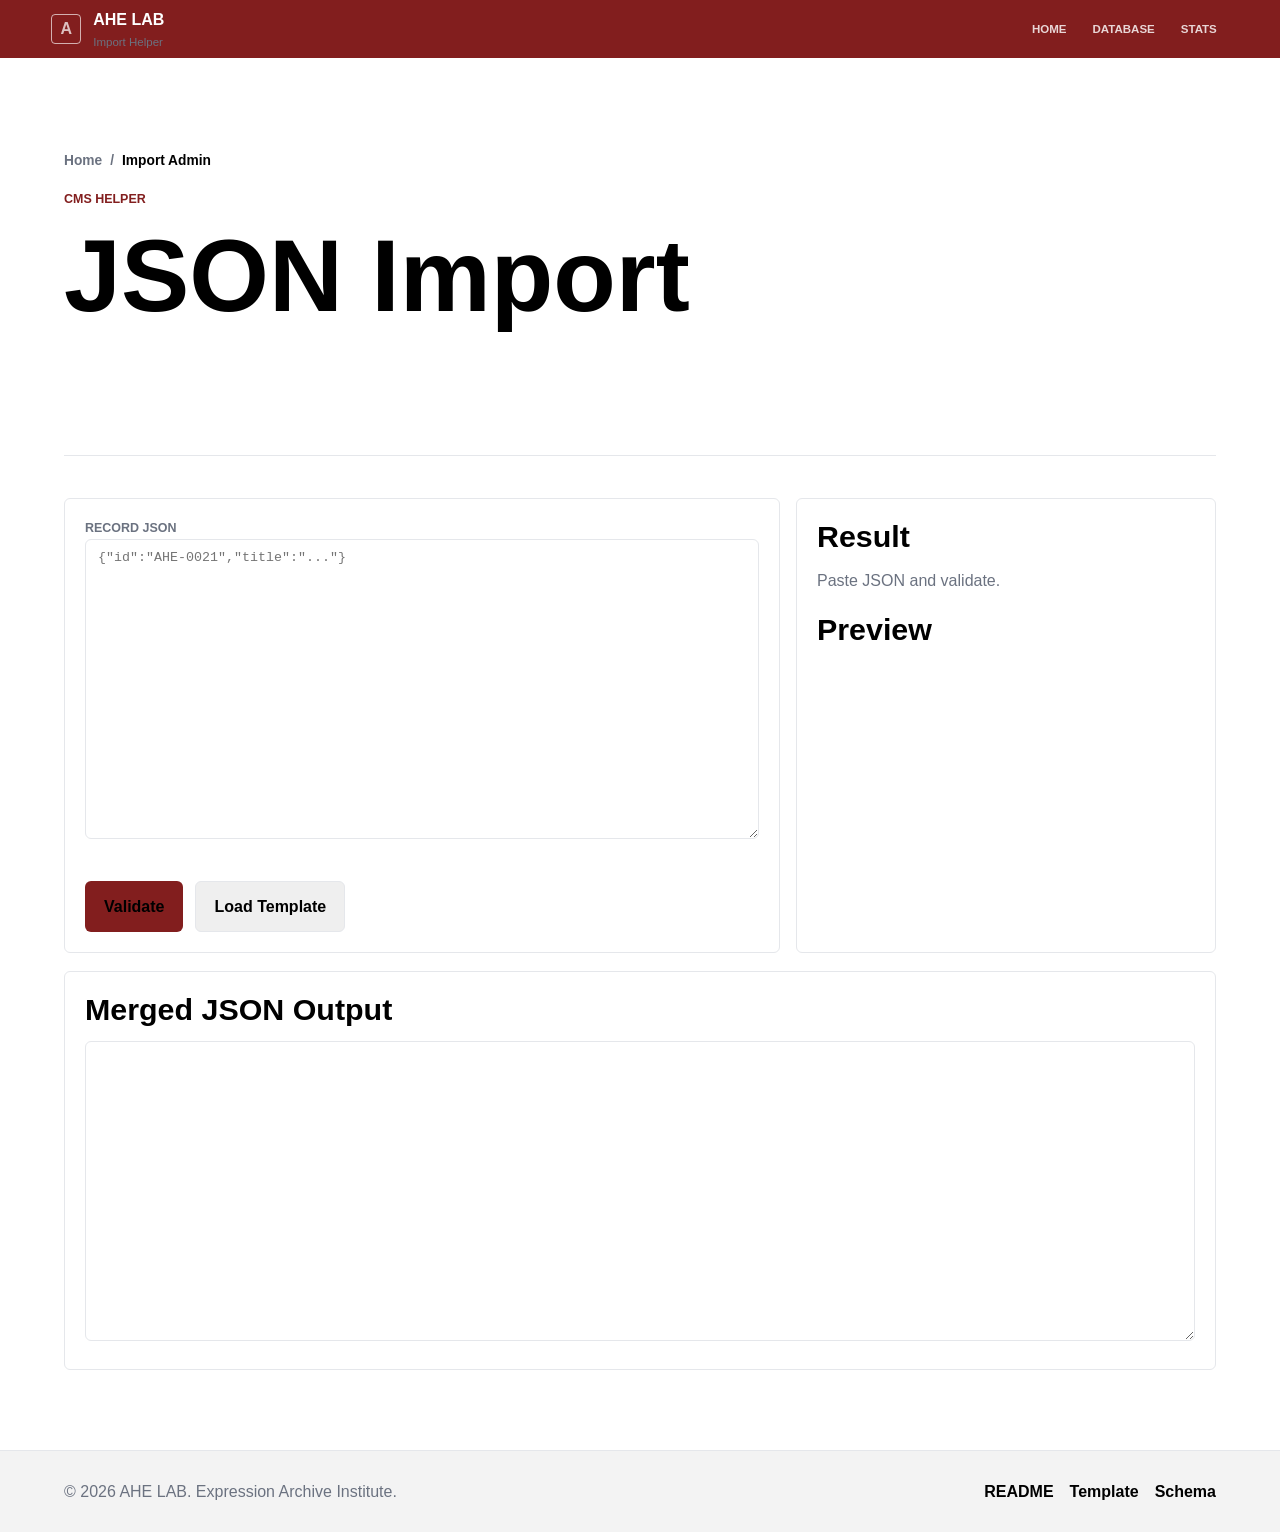
<file: admin/import.html>
<!DOCTYPE html>
<html lang="ja">
<head>
  <meta charset="UTF-8">
  <meta name="viewport" content="width=device-width, initial-scale=1.0">
  <meta name="description" content="AHE LAB admin import helper for validating and previewing JSON records.">
  <meta property="og:title" content="Import Admin | AHE LAB">
  <meta property="og:description" content="Validate, duplicate-check, and preview AHE LAB JSON records before adding them.">
  <meta property="og:type" content="website">
  <meta property="og:url" content="admin/import.html">
  <meta name="twitter:card" content="summary">
  <meta name="twitter:title" content="Import Admin | AHE LAB">
  <meta name="twitter:description" content="AHE LAB JSON import helper.">
  <link rel="canonical" href="import.html">
  <title>Import Admin | AHE LAB</title>
  <link rel="stylesheet" href="../assets/css/style.css?v=7">
</head>
<body class="database-page admin-page">
  <header class="site-header">
    <a class="brand" href="../index.html" aria-label="AHE LAB home">
      <span class="brand-mark">A</span>
      <span>
        <strong>AHE LAB</strong>
        <small>Import Helper</small>
      </span>
    </a>
    <nav class="site-nav" aria-label="Primary navigation">
      <a href="../index.html">Home</a>
      <a href="../database.html">Database</a>
      <a href="../stats.html">Stats</a>
    </nav>
  </header>

  <main class="listing-page">
    <nav class="breadcrumb" aria-label="Breadcrumb">
      <a href="../index.html">Home</a>
      <span>/</span>
      <strong>Import Admin</strong>
    </nav>

    <header class="detail-hero compact">
      <p class="eyebrow">CMS Helper</p>
      <h1>JSON Import</h1>
      <p>新しいレコードJSONを貼り付けるだけで、入力チェック、重複チェック、プレビュー、結合後JSON出力を行います。</p>
    </header>

    <section class="admin-grid" aria-label="Import tools">
      <div class="admin-panel">
        <label for="import-json">Record JSON</label>
        <textarea id="import-json" spellcheck="false" placeholder='{"id":"AHE-0021","title":"..."}'></textarea>
        <div class="hero-actions">
          <button class="button primary" id="validate-import" type="button">Validate</button>
          <button class="button secondary" id="load-template" type="button">Load Template</button>
        </div>
      </div>

      <div class="admin-panel">
        <h2>Result</h2>
        <div id="import-result" class="import-result">Paste JSON and validate.</div>
        <h2>Preview</h2>
        <div id="import-preview"></div>
      </div>
    </section>

    <section class="admin-panel" aria-labelledby="merged-json-title">
      <h2 id="merged-json-title">Merged JSON Output</h2>
      <textarea id="merged-json" spellcheck="false" readonly></textarea>
    </section>
  </main>

  <footer class="site-footer">
    <p>© 2026 AHE LAB. Expression Archive Institute.</p>
    <div>
      <a href="../README.md">README</a>
      <a href="../template.json">Template</a>
      <a href="../schema/ahe-record.schema.json">Schema</a>
    </div>
  </footer>

  <script src="import.js?v=7"></script>
</body>
</html>
</file>
<file: assets/css/style.css>
:root {
  --color-black: #030304;
  --color-panel: #0d0d10;
  --color-panel-raised: #141417;
  --color-white: #ffffff;
  --color-soft-white: #f5f5f7;
  --color-muted: #8a8a93;
  --color-line: rgba(255, 255, 255, 0.12);
  --color-purple: #7c5cff;
  --color-purple-soft: rgba(124, 92, 255, 0.14);
  --font-sans: -apple-system, BlinkMacSystemFont, "Segoe UI", sans-serif;
  --max-width: 1240px;
  --radius: 6px;
}

* {
  box-sizing: border-box;
}

html {
  scroll-behavior: smooth;
}

body {
  margin: 0;
  background:
    linear-gradient(180deg, rgba(124, 92, 255, 0.08), transparent 260px),
    var(--color-black);
  color: var(--color-white);
  font-family: var(--font-sans);
  line-height: 1.6;
}

a {
  color: inherit;
  text-decoration: none;
}

button,
input,
select {
  font: inherit;
}

.visually-hidden {
  position: absolute;
  width: 1px;
  height: 1px;
  padding: 0;
  margin: -1px;
  overflow: hidden;
  clip: rect(0, 0, 0, 0);
  white-space: nowrap;
  border: 0;
}

.site-header {
  position: sticky;
  top: 0;
  z-index: 10;
  display: flex;
  align-items: center;
  justify-content: space-between;
  gap: 24px;
  padding: 14px clamp(20px, 4vw, 52px);
  background: rgba(3, 3, 4, 0.9);
  color: var(--color-white);
  border-bottom: 1px solid var(--color-line);
  backdrop-filter: blur(22px);
}

.brand {
  display: inline-flex;
  align-items: center;
  gap: 12px;
  min-width: 210px;
}

.brand-mark {
  display: grid;
  width: 38px;
  height: 38px;
  place-items: center;
  border: 1px solid var(--color-line);
  border-radius: var(--radius);
  background: var(--color-purple);
  font-weight: 800;
}

.brand strong,
.brand small {
  display: block;
}

.brand strong {
  letter-spacing: 0;
}

.brand small {
  color: var(--color-muted);
  font-size: 0.72rem;
}

.site-nav {
  display: flex;
  flex-wrap: wrap;
  justify-content: flex-end;
  gap: 6px;
}

.site-nav a {
  padding: 8px 10px;
  border-radius: var(--radius);
  color: var(--color-muted);
  font-size: 0.86rem;
  font-weight: 800;
}

.site-nav a:hover,
.site-nav a:focus-visible {
  background: var(--color-purple-soft);
  color: var(--color-white);
  outline: none;
}

.hero {
  display: grid;
  grid-template-columns: minmax(0, 1fr) minmax(280px, 380px);
  gap: clamp(28px, 5vw, 72px);
  align-items: end;
  min-height: calc(100vh - 75px);
  padding: clamp(64px, 10vw, 128px) clamp(20px, 5vw, 72px) 48px;
  background:
    linear-gradient(140deg, rgba(124, 92, 255, 0.18), transparent 38%),
    var(--color-black);
  color: var(--color-white);
}

.hero-content {
  max-width: 850px;
}

.eyebrow {
  margin: 0 0 12px;
  color: var(--color-purple);
  font-size: 0.78rem;
  font-weight: 800;
  text-transform: uppercase;
}

h1,
h2,
h3,
p {
  margin-top: 0;
}

h1 {
  margin-bottom: 16px;
  font-size: clamp(4rem, 13vw, 11rem);
  line-height: 0.9;
  letter-spacing: 0;
}

h2 {
  margin-bottom: 14px;
  font-size: clamp(2rem, 5vw, 4.2rem);
  line-height: 1;
}

h3 {
  margin-bottom: 10px;
  font-size: 1.15rem;
}

.hero-copy {
  max-width: 700px;
  color: rgba(255, 255, 255, 0.78);
  font-size: clamp(1.1rem, 2vw, 1.45rem);
}

.hero-actions {
  display: flex;
  flex-wrap: wrap;
  gap: 12px;
  margin-top: 34px;
}

.button,
.search-bar button,
.tag-button {
  display: inline-flex;
  min-height: 44px;
  align-items: center;
  justify-content: center;
  border: 1px solid transparent;
  border-radius: var(--radius);
  cursor: pointer;
  font-weight: 800;
}

.button {
  padding: 12px 18px;
}

.button.primary {
  background: var(--color-purple);
  color: var(--color-white);
}

.button.primary:hover,
.button.primary:focus-visible,
.search-bar button:hover,
.search-bar button:focus-visible {
  background: #6a4df0;
  outline: none;
}

.button.secondary {
  border-color: var(--color-line);
  color: var(--color-white);
}

.hero-panel {
  border: 1px solid var(--color-line);
  border-radius: var(--radius);
  background: rgba(255, 255, 255, 0.06);
  backdrop-filter: blur(18px);
}

.hero-panel dl {
  margin: 0;
}

.hero-panel div {
  display: flex;
  justify-content: space-between;
  gap: 20px;
  padding: 20px;
  border-bottom: 1px solid var(--color-line);
}

.hero-panel div:last-child {
  border-bottom: 0;
}

.hero-panel dt {
  color: var(--color-muted);
}

.hero-panel dd {
  margin: 0;
  font-size: 1.3rem;
  font-weight: 800;
}

.section {
  padding: 86px clamp(20px, 5vw, 72px);
  background: var(--color-panel);
  color: var(--color-white);
}

.section > * {
  max-width: var(--max-width);
  margin-right: auto;
  margin-left: auto;
}

.section-dark {
  background: var(--color-black);
  color: var(--color-white);
}

.section-heading {
  margin-bottom: 32px;
}

.section-heading p:not(.eyebrow) {
  max-width: 680px;
  color: var(--color-muted);
  font-size: 1.05rem;
}

.search-bar {
  display: grid;
  grid-template-columns: minmax(0, 1fr) auto;
  gap: 10px;
}

.search-bar input,
.database-toolbar select {
  width: 100%;
  min-height: 48px;
  border: 1px solid var(--color-line);
  border-radius: var(--radius);
  background: rgba(255, 255, 255, 0.08);
  color: var(--color-white);
  padding: 0 14px;
}

.search-bar button {
  background: var(--color-purple);
  color: var(--color-white);
  padding: 0 18px;
}

.database-toolbar {
  display: flex;
  align-items: center;
  justify-content: space-between;
  gap: 16px;
  margin-bottom: 18px;
}

.advanced-search {
  display: grid;
  grid-template-columns: repeat(5, minmax(0, 1fr));
  gap: 10px;
  margin: 12px 0;
}

.advanced-search label,
.admin-panel label {
  display: grid;
  gap: 6px;
  color: var(--color-muted);
  font-size: 0.78rem;
  font-weight: 900;
  text-transform: uppercase;
}

.advanced-search input,
.advanced-search select,
.admin-panel textarea {
  width: 100%;
  min-height: 44px;
  border: 1px solid var(--color-line);
  border-radius: var(--radius);
  background: rgba(255, 255, 255, 0.08);
  color: var(--color-white);
  padding: 10px 12px;
}

.selected-filter-line {
  color: var(--color-muted);
  font-size: 0.9rem;
}

.database-toolbar span {
  font-weight: 800;
}

.database-toolbar select {
  max-width: 230px;
  border-color: var(--color-line);
  background: #141418;
  color: var(--color-white);
}

.record-grid {
  display: grid;
  grid-template-columns: repeat(3, minmax(0, 1fr));
  gap: 16px;
}

.record-card {
  display: flex;
  min-height: 320px;
  flex-direction: column;
  border: 1px solid var(--color-line);
  border-radius: var(--radius);
  overflow: hidden;
  background: var(--color-panel-raised);
  color: var(--color-white);
  transition: border-color 160ms ease, transform 160ms ease;
}

.record-card:hover {
  border-color: rgba(124, 92, 255, 0.42);
  transform: translateY(-2px);
}

.record-poster {
  position: relative;
  display: flex;
  min-height: 136px;
  align-items: flex-end;
  justify-content: space-between;
  gap: 16px;
  padding: 18px;
  background:
    linear-gradient(135deg, color-mix(in srgb, var(--thumb-accent, #7c5cff) 82%, transparent), rgba(5, 5, 6, 0.86)),
    radial-gradient(circle at 20% 18%, color-mix(in srgb, var(--thumb-accent, #7c5cff) 45%, transparent), transparent 34%),
    var(--thumb-bg, var(--color-black));
  color: var(--color-white);
  overflow: hidden;
}

.record-poster.has-image {
  background: #101014;
}

.record-poster.has-image::after {
  position: absolute;
  inset: auto 0 0;
  height: 54%;
  background: linear-gradient(180deg, transparent, rgba(0, 0, 0, 0.82));
  content: "";
}

.record-poster-image {
  position: absolute;
  inset: 0;
  width: 100%;
  height: 100%;
  object-fit: cover;
}

.record-link:hover,
.record-link:focus-visible {
  outline: 2px solid var(--color-purple);
  outline-offset: -2px;
}

.record-code {
  position: relative;
  z-index: 1;
  color: rgba(255, 255, 255, 0.72);
  font-size: 0.8rem;
  font-weight: 800;
}

.record-thumb-title {
  position: relative;
  z-index: 1;
  max-width: 130px;
  color: rgba(255, 255, 255, 0.86);
  font-size: 0.92rem;
  font-weight: 900;
  text-align: center;
}

.record-score {
  position: relative;
  z-index: 1;
  display: grid;
  width: 56px;
  height: 56px;
  place-items: center;
  border: 1px solid var(--color-line);
  border-radius: 50%;
  background: rgba(5, 5, 6, 0.34);
  font-weight: 900;
}

.record-body {
  display: flex;
  flex: 1;
  flex-direction: column;
  padding: 18px;
}

.record-meta {
  color: var(--color-muted);
  font-size: 0.9rem;
}

.record-circle {
  margin-bottom: 10px;
  color: var(--color-purple);
  font-size: 0.92rem;
  font-weight: 900;
}

.record-note {
  color: rgba(255, 255, 255, 0.7);
}

.record-statline {
  display: flex;
  flex-wrap: wrap;
  gap: 8px 12px;
  margin: 10px 0;
  color: var(--color-muted);
  font-size: 0.84rem;
  font-weight: 800;
}

.record-statline strong {
  color: var(--color-white);
}

.record-tags,
.tag-cloud,
.entity-links {
  display: flex;
  flex-wrap: wrap;
  gap: 8px;
}

.record-tags {
  margin-top: auto;
}

.section-action {
  display: flex;
  justify-content: center;
  margin-top: 28px;
}

.record-tags a,
.record-tags span,
.entity-links a,
.tag-button {
  min-height: 34px;
  padding: 6px 10px;
  border-radius: 999px;
  font-size: 0.82rem;
  font-weight: 800;
}

.record-tags a,
.record-tags span,
.entity-links a {
  background: var(--color-purple-soft);
  color: var(--color-purple);
}

.record-tags a:hover,
.record-tags a:focus-visible,
.entity-links a:hover,
.entity-links a:focus-visible {
  background: var(--color-purple);
  color: var(--color-white);
  outline: none;
}

.tag-button {
  border-color: var(--color-line);
  background: rgba(255, 255, 255, 0.06);
  color: var(--color-white);
}

.tag-button.is-active,
.tag-button:hover,
.tag-button:focus-visible {
  background: var(--color-purple);
  color: var(--color-white);
  outline: none;
}

.about-grid {
  display: grid;
  grid-template-columns: repeat(3, minmax(0, 1fr));
  gap: 16px;
}

.about-grid article {
  border: 1px solid var(--color-line);
  border-radius: var(--radius);
  padding: 22px;
  background: rgba(255, 255, 255, 0.05);
}

.site-footer {
  display: flex;
  flex-wrap: wrap;
  align-items: center;
  justify-content: space-between;
  gap: 16px;
  padding: 28px clamp(20px, 5vw, 72px);
  background: var(--color-black);
  color: var(--color-muted);
}

.site-footer p {
  margin: 0;
}

.site-footer div {
  display: flex;
  flex-wrap: wrap;
  gap: 16px;
}

.site-footer a {
  color: var(--color-white);
  font-weight: 800;
}

.empty-state {
  grid-column: 1 / -1;
  padding: 32px;
  border: 1px solid var(--color-line);
  border-radius: var(--radius);
  color: var(--color-muted);
  text-align: center;
}

.home-discovery {
  display: grid;
  grid-template-columns: repeat(4, minmax(0, 1fr));
  gap: 16px;
}

.home-panel {
  min-width: 0;
  border: 1px solid var(--color-line);
  border-radius: var(--radius);
  padding: 22px;
  background: rgba(255, 255, 255, 0.05);
}

.home-panel h3 {
  font-size: 1.2rem;
}

.home-panel-wide {
  grid-column: span 2;
}

.text-link {
  display: inline-flex;
  margin-top: 8px;
  color: var(--color-purple);
  font-weight: 900;
}

.breadcrumb,
.back-link {
  max-width: var(--max-width);
  margin-right: auto;
  margin-left: auto;
}

.favorite-button {
  min-height: 44px;
  margin-top: 14px;
  border: 1px solid var(--color-line);
  border-radius: var(--radius);
  background: var(--color-purple);
  color: var(--color-white);
  cursor: pointer;
  font-weight: 900;
  padding: 10px 14px;
}

.work-nav {
  display: grid;
  grid-template-columns: repeat(2, minmax(0, 1fr));
  gap: 12px;
  max-width: var(--max-width);
  margin: 18px auto 0;
}

.work-nav a,
.work-nav span {
  min-height: 52px;
  border: 1px solid var(--color-line);
  border-radius: var(--radius);
  padding: 14px;
  background: rgba(255, 255, 255, 0.05);
  color: var(--color-white);
  font-weight: 900;
}

.work-nav a:last-child {
  text-align: right;
}

.breadcrumb {
  display: flex;
  flex-wrap: wrap;
  gap: 8px;
  margin-bottom: 18px;
  color: var(--color-muted);
  font-size: 0.86rem;
  font-weight: 800;
}

.breadcrumb a:hover,
.breadcrumb a:focus-visible,
.back-link:hover,
.back-link:focus-visible,
.text-link:hover,
.text-link:focus-visible {
  color: var(--color-white);
  outline: none;
}

.breadcrumb strong {
  color: var(--color-white);
}

.back-link {
  display: inline-flex;
  margin-bottom: 16px;
  color: var(--color-purple);
  font-weight: 900;
}

.ranking-grid {
  display: grid;
  grid-template-columns: repeat(3, minmax(0, 1fr));
  gap: 16px;
}

.ranking-list {
  border: 1px solid var(--color-line);
  border-radius: var(--radius);
  padding: 20px;
  background: rgba(255, 255, 255, 0.05);
}

.ranking-list h2 {
  margin-bottom: 18px;
  font-size: 1.35rem;
}

.ranking-list ol {
  display: grid;
  gap: 10px;
  margin: 0;
  padding-left: 22px;
}

.ranking-list li::marker {
  color: var(--color-purple);
  font-weight: 900;
}

.ranking-list a {
  display: grid;
  grid-template-columns: minmax(0, 1fr) auto;
  gap: 12px;
  align-items: center;
  padding: 10px;
  border-radius: var(--radius);
  background: rgba(255, 255, 255, 0.04);
}

.ranking-list span {
  color: var(--color-purple);
  font-weight: 900;
}

.about-grid.expanded {
  grid-template-columns: repeat(2, minmax(0, 1fr));
}

.about-grid.expanded h2 {
  font-size: 1.35rem;
}

.stats-grid {
  display: grid;
  grid-template-columns: repeat(5, minmax(0, 1fr));
  gap: 12px;
  margin-bottom: 18px;
}

.stats-grid article {
  min-height: 140px;
  padding: 18px;
  border: 1px solid var(--color-line);
  border-radius: var(--radius);
  background: rgba(255, 255, 255, 0.05);
}

.stats-grid span {
  display: block;
  color: var(--color-white);
  font-size: clamp(2rem, 5vw, 4rem);
  font-weight: 900;
  line-height: 1;
}

.stats-grid p {
  margin: 10px 0 0;
  color: var(--color-muted);
  font-weight: 900;
}

.stats-tags,
.sitemap-grid {
  margin-top: 18px;
}

.stats-rankings {
  margin-top: 18px;
}

.trend-panel,
.admin-panel {
  margin-top: 18px;
  border: 1px solid var(--color-line);
  border-radius: var(--radius);
  padding: 20px;
  background: rgba(255, 255, 255, 0.05);
}

.trend-chart {
  display: grid;
  gap: 10px;
}

.trend-row {
  display: grid;
  grid-template-columns: 70px minmax(0, 1fr) 40px;
  gap: 12px;
  align-items: center;
}

.trend-row div {
  height: 12px;
  border-radius: 999px;
  background: rgba(255, 255, 255, 0.08);
  overflow: hidden;
}

.trend-row b {
  display: block;
  height: 100%;
  border-radius: inherit;
  background: var(--color-purple);
}

.admin-grid {
  display: grid;
  grid-template-columns: minmax(0, 1fr) minmax(280px, 420px);
  gap: 16px;
}

.admin-panel textarea {
  min-height: 300px;
  font-family: ui-monospace, SFMono-Regular, Menlo, monospace;
  text-transform: none;
}

.import-result {
  margin-bottom: 18px;
  color: var(--color-muted);
}

.section-note {
  max-width: 720px;
  color: var(--color-muted);
}

.related-grid {
  margin-top: 16px;
}

.database-page {
  background: var(--color-black);
  color: var(--color-white);
}

.database-page .site-header {
  background: rgba(5, 5, 6, 0.96);
}

.site-nav a[aria-current="page"] {
  background: var(--color-purple);
  color: var(--color-white);
}

.database-hero {
  display: grid;
  grid-template-columns: minmax(0, 1fr) minmax(280px, 520px);
  gap: clamp(28px, 5vw, 72px);
  align-items: end;
  padding: clamp(56px, 8vw, 104px) clamp(20px, 5vw, 72px) 44px;
  border-bottom: 1px solid var(--color-line);
  background:
    linear-gradient(135deg, rgba(124, 92, 255, 0.24), transparent 36%),
    linear-gradient(180deg, rgba(255, 255, 255, 0.06), transparent 42%),
    var(--color-black);
}

.database-hero h1 {
  max-width: 820px;
  margin-bottom: 18px;
  font-size: clamp(3.8rem, 10vw, 8.4rem);
}

.database-hero p:not(.eyebrow) {
  max-width: 720px;
  color: rgba(255, 255, 255, 0.72);
  font-size: clamp(1rem, 1.6vw, 1.28rem);
}

.database-metrics {
  display: grid;
  grid-template-columns: repeat(3, minmax(0, 1fr));
  gap: 10px;
}

.database-metrics article {
  min-height: 132px;
  padding: 18px;
  border: 1px solid var(--color-line);
  border-radius: var(--radius);
  background: rgba(255, 255, 255, 0.06);
}

.database-metrics span {
  display: block;
  margin-bottom: 8px;
  color: var(--color-white);
  font-size: clamp(1.8rem, 4vw, 3.2rem);
  font-weight: 900;
  line-height: 1;
}

.database-metrics p {
  margin: 0;
  color: var(--color-muted);
  font-size: 0.82rem;
  font-weight: 800;
  text-transform: uppercase;
}

.database-workspace {
  display: grid;
  grid-template-columns: 270px minmax(0, 1fr);
  gap: 24px;
  padding: 28px clamp(20px, 5vw, 72px) 80px;
}

.database-sidebar {
  position: sticky;
  top: 92px;
  align-self: start;
  max-height: calc(100vh - 112px);
  padding: 20px;
  border: 1px solid var(--color-line);
  border-radius: var(--radius);
  overflow: auto;
  background: rgba(255, 255, 255, 0.05);
}

.sidebar-heading h2,
.database-control-panel h2 {
  margin-bottom: 0;
  font-size: 1.35rem;
}

.database-tag-cloud {
  margin-top: 18px;
}

.database-results {
  min-width: 0;
}

.database-control-panel {
  margin-bottom: 18px;
  padding: 20px;
  border: 1px solid var(--color-line);
  border-radius: var(--radius);
  background: rgba(255, 255, 255, 0.05);
}

.database-search {
  margin: 18px 0;
}

.database-page-toolbar {
  margin-bottom: 0;
}

.database-page-toolbar select {
  border-color: var(--color-line);
  background: #141418;
  color: var(--color-white);
}

.database-grid {
  display: grid;
  grid-template-columns: repeat(3, minmax(0, 1fr));
  gap: 16px;
}

.database-card {
  border-color: var(--color-line);
  background: #111115;
  color: var(--color-white);
}

.database-card .record-poster {
  min-height: 154px;
}

.database-card .record-note {
  color: rgba(255, 255, 255, 0.7);
}

.database-card .record-meta {
  color: var(--color-muted);
}

.record-details {
  display: grid;
  grid-template-columns: repeat(3, minmax(0, 1fr));
  gap: 8px;
  margin: 4px 0 18px;
}

.record-details div {
  min-width: 0;
  padding: 10px;
  border: 1px solid var(--color-line);
  border-radius: var(--radius);
  background: rgba(255, 255, 255, 0.04);
}

.record-details dt {
  color: var(--color-muted);
  font-size: 0.68rem;
  font-weight: 800;
  text-transform: uppercase;
}

.record-details dd {
  margin: 3px 0 0;
  color: var(--color-white);
  font-size: 0.82rem;
  font-weight: 800;
  overflow-wrap: anywhere;
}

.record-details a {
  color: var(--color-white);
}

.detail-page,
.listing-page {
  padding: clamp(48px, 8vw, 92px) clamp(20px, 5vw, 72px) 80px;
}

.detail-page > *,
.listing-page > * {
  max-width: var(--max-width);
  margin-right: auto;
  margin-left: auto;
}

.detail-hero {
  padding-bottom: 34px;
  border-bottom: 1px solid var(--color-line);
}

.detail-hero.compact {
  margin-bottom: 24px;
}

.detail-hero h1 {
  max-width: 920px;
  margin-bottom: 18px;
  font-size: clamp(3rem, 8vw, 7rem);
}

.detail-hero p:not(.eyebrow) {
  max-width: 760px;
  color: rgba(255, 255, 255, 0.72);
  font-size: 1.08rem;
}

.work-overview {
  display: grid;
  grid-template-columns: minmax(210px, 300px) minmax(0, 1fr);
  gap: clamp(22px, 4vw, 42px);
  padding: clamp(18px, 3vw, 28px);
  border: 1px solid var(--color-line);
  border-radius: var(--radius);
  background: rgba(255, 255, 255, 0.035);
  box-shadow: inset 0 1px 0 rgba(255, 255, 255, 0.04);
}

.work-cover-placeholder {
  position: relative;
  display: grid;
  min-height: 380px;
  align-content: end;
  gap: 8px;
  padding: 18px;
  border: 1px solid var(--color-line);
  border-radius: var(--radius);
  background:
    linear-gradient(135deg, color-mix(in srgb, var(--thumb-accent) 46%, transparent), transparent),
    linear-gradient(180deg, transparent 42%, rgba(0, 0, 0, 0.55)),
    var(--thumb-bg);
  overflow: hidden;
}

.work-cover-placeholder.has-image {
  background: #101014;
}

.work-cover-placeholder.has-image::after {
  position: absolute;
  inset: auto 0 0;
  height: 52%;
  background: linear-gradient(180deg, transparent, rgba(0, 0, 0, 0.82));
  content: "";
}

.work-cover-image {
  position: absolute;
  inset: 0;
  width: 100%;
  height: 100%;
  object-fit: cover;
}

.work-cover-placeholder span {
  position: relative;
  z-index: 1;
  color: var(--color-white);
  font-size: 2rem;
  font-weight: 900;
}

.work-cover-placeholder small {
  position: relative;
  z-index: 1;
  color: rgba(255, 255, 255, 0.62);
  font-weight: 900;
  text-transform: uppercase;
}

.work-overview-body h1 {
  max-width: 920px;
  margin-bottom: 18px;
  font-size: clamp(2.6rem, 6.4vw, 5.6rem);
  line-height: 0.95;
}

.work-community-score {
  display: flex;
  align-items: baseline;
  flex-wrap: wrap;
  gap: 10px 14px;
  margin: 0 0 18px;
  padding: 14px 16px;
  border: 1px solid rgba(124, 92, 255, 0.45);
  border-radius: var(--radius);
  background: rgba(124, 92, 255, 0.12);
}

.work-community-score span,
.work-community-score small {
  color: var(--color-muted);
  font-weight: 900;
}

.work-community-score strong {
  color: var(--color-white);
  font-size: 1.9rem;
  font-weight: 900;
}

.work-header-meta {
  display: grid;
  grid-template-columns: repeat(3, minmax(0, 1fr));
  gap: 10px;
  max-width: 100%;
  margin: 22px 0 0;
}

.work-header-meta div {
  padding: 16px;
  border: 1px solid var(--color-line);
  border-radius: var(--radius);
  background: rgba(255, 255, 255, 0.05);
}

.work-header-meta dt {
  color: var(--color-muted);
  font-size: 0.72rem;
  font-weight: 900;
  text-transform: uppercase;
}

.work-header-meta dd {
  margin: 5px 0 0;
  color: var(--color-white);
  font-weight: 900;
}

.work-header-meta a {
  color: var(--color-white);
}

.work-header-meta dd .entity-links,
.work-header-meta dd a {
  display: inline-flex;
  flex-wrap: wrap;
  gap: 6px;
}

.work-header-tags {
  margin-top: 16px;
}

.work-external-inline {
  display: flex;
  flex-wrap: wrap;
  align-items: center;
  gap: 8px;
  margin-top: 14px;
}

.work-external-inline span {
  color: var(--color-muted);
  font-size: 0.78rem;
  font-weight: 900;
  text-transform: uppercase;
}

.work-external-inline a,
.work-external-inline b {
  display: inline-flex;
  min-height: 32px;
  align-items: center;
  padding: 5px 10px;
  border: 1px solid var(--color-line);
  border-radius: 999px;
  color: var(--color-white);
  font-size: 0.82rem;
  font-weight: 900;
}

.work-external-inline b {
  color: var(--color-muted);
}

.detail-layout {
  display: grid;
  grid-template-columns: minmax(220px, 300px) minmax(0, 1fr);
  gap: 18px;
  margin-top: 24px;
}

.detail-score {
  display: grid;
  min-height: 260px;
  place-items: center;
  border: 1px solid var(--color-line);
  border-radius: var(--radius);
  background:
    linear-gradient(135deg, rgba(124, 92, 255, 0.7), rgba(255, 255, 255, 0.04)),
    #111115;
  text-align: center;
}

.detail-score span {
  display: block;
  font-size: clamp(4rem, 9vw, 7rem);
  font-weight: 900;
  line-height: 1;
}

.detail-score p {
  margin: 10px 0 0;
  color: rgba(255, 255, 255, 0.72);
  font-weight: 900;
}

.detail-meta {
  display: grid;
  grid-template-columns: repeat(2, minmax(0, 1fr));
  gap: 10px;
  margin: 0;
}

.detail-meta div,
.detail-section,
.index-grid a {
  border: 1px solid var(--color-line);
  border-radius: var(--radius);
  background: rgba(255, 255, 255, 0.05);
}

.detail-meta div {
  padding: 18px;
}

.detail-meta dt {
  color: var(--color-muted);
  font-size: 0.76rem;
  font-weight: 900;
  text-transform: uppercase;
}

.detail-meta dd {
  margin: 5px 0 0;
  color: var(--color-white);
  font-size: 1.05rem;
  font-weight: 800;
}

.detail-meta a {
  color: var(--color-white);
}

.detail-section {
  margin-top: 18px;
  padding: 22px;
}

.detail-section h2 {
  font-size: 1.4rem;
}

.work-section-header {
  display: flex;
  align-items: baseline;
  justify-content: space-between;
  gap: 16px;
  margin-bottom: 16px;
}

.work-section-header h2 {
  margin: 0;
}

.work-section-header h2 span {
  margin-left: 8px;
  color: var(--color-muted);
  font-size: 0.9rem;
  font-weight: 800;
}

.work-photo-grid {
  display: grid;
  grid-template-columns: repeat(3, minmax(0, 1fr));
  gap: 12px;
}

.work-photo-card {
  display: grid;
  gap: 8px;
  min-width: 0;
  color: var(--color-white);
  text-decoration: none;
}

.work-photo-card img {
  width: 100%;
  aspect-ratio: 16 / 9;
  border: 1px solid var(--color-line);
  border-radius: 4px;
  background: rgba(255, 255, 255, 0.04);
  object-fit: cover;
}

.work-photo-card span {
  overflow: hidden;
  color: rgba(255, 255, 255, 0.84);
  font-size: 0.9rem;
  font-weight: 800;
  text-overflow: ellipsis;
  white-space: nowrap;
}

.work-photo-card small {
  color: var(--color-muted);
  font-size: 0.78rem;
  font-weight: 700;
}

.work-photo-card:hover img,
.work-photo-card:focus-visible img {
  border-color: color-mix(in srgb, var(--color-accent) 72%, var(--color-line));
}

.score-breakdown,
.metadata-grid {
  margin-top: 16px;
}

.note-grid {
  display: grid;
  grid-template-columns: repeat(2, minmax(0, 1fr));
  gap: 14px;
}

.note-grid h2 {
  grid-column: 1 / -1;
}

.note-grid article,
.tag-category {
  min-width: 0;
  padding: 16px;
  border: 1px solid var(--color-line);
  border-radius: var(--radius);
  background: rgba(0, 0, 0, 0.18);
}

.note-grid h3,
.tag-category h3 {
  margin: 0 0 10px;
  color: var(--color-muted);
  font-size: 0.78rem;
  font-weight: 900;
  text-transform: uppercase;
}

.note-grid p {
  margin: 0;
  color: rgba(255, 255, 255, 0.72);
  line-height: 1.7;
}

.tag-category-grid {
  display: grid;
  grid-template-columns: repeat(2, minmax(0, 1fr));
  gap: 14px;
  margin-top: 16px;
}

.community-review {
  margin-top: 16px;
  padding: 18px;
  border: 1px solid var(--color-line);
  border-radius: var(--radius);
  background: rgba(0, 0, 0, 0.18);
}

.community-review header {
  display: flex;
  align-items: flex-start;
  justify-content: space-between;
  gap: 16px;
}

.community-review h3,
.community-review p {
  margin: 0;
}

.community-review header p,
.community-review time,
.helpful-count {
  color: var(--color-muted);
  font-size: 0.86rem;
  font-weight: 800;
}

.review-score {
  margin-top: 14px !important;
  color: var(--color-white);
  font-weight: 900;
}

.review-comment {
  margin-top: 16px;
}

.review-comment h4 {
  margin: 0 0 8px;
  color: var(--color-muted);
  font-size: 0.78rem;
  text-transform: uppercase;
}

.review-comment p {
  color: rgba(255, 255, 255, 0.72);
  line-height: 1.7;
}

.helpful-count {
  margin-top: 14px !important;
}

.external-link-grid {
  display: grid;
  grid-template-columns: repeat(3, minmax(0, 1fr));
  gap: 10px;
  margin-top: 16px;
}

.external-link-grid > a,
.external-link-grid > span {
  display: block;
  min-width: 0;
  padding: 16px;
  border: 1px solid var(--color-line);
  border-radius: var(--radius);
  background: rgba(0, 0, 0, 0.18);
}

.external-link-grid a {
  color: var(--color-white);
}

.external-link-grid strong,
.external-link-grid small,
.external-link-grid a span {
  display: block;
}

.external-link-grid small,
.external-link-grid a span {
  margin-top: 6px;
  color: var(--color-muted);
  font-size: 0.82rem;
  font-weight: 800;
}

.index-grid {
  display: grid;
  grid-template-columns: repeat(4, minmax(0, 1fr));
  gap: 12px;
}

.index-grid a {
  display: block;
  min-height: 112px;
  padding: 18px;
}

.index-grid strong,
.index-grid span {
  display: block;
}

.index-grid strong {
  color: var(--color-white);
}

.index-grid span {
  margin-top: 8px;
  color: var(--color-muted);
  font-size: 0.86rem;
}

.index-grid a:hover,
.index-grid a:focus-visible {
  border-color: var(--color-purple);
  outline: none;
}

.entity-hero {
  display: grid;
  grid-template-columns: minmax(0, 1fr) minmax(320px, 460px);
  gap: 24px;
  align-items: end;
  margin-bottom: 24px;
  padding-bottom: 28px;
  border-bottom: 1px solid var(--color-line);
}

.entity-hero h1 {
  max-width: 920px;
  margin-bottom: 18px;
  font-size: clamp(3rem, 8vw, 6.6rem);
}

.entity-hero p:not(.eyebrow) {
  max-width: 760px;
  color: rgba(255, 255, 255, 0.72);
  font-size: 1.04rem;
  line-height: 1.7;
}

.entity-metrics {
  display: grid;
  grid-template-columns: repeat(3, minmax(0, 1fr));
  gap: 10px;
}

.entity-metrics article,
.graph-grid article,
.entity-link-list a,
.compact-work-list a,
.review-feed a,
.timeline-list li {
  border: 1px solid var(--color-line);
  border-radius: var(--radius);
  background: rgba(255, 255, 255, 0.045);
}

.entity-metrics article {
  min-height: 110px;
  padding: 16px;
}

.entity-metrics span {
  display: block;
  color: var(--color-white);
  font-size: clamp(1.8rem, 4vw, 3rem);
  font-weight: 900;
  line-height: 1;
}

.entity-metrics p {
  margin: 8px 0 0;
  color: var(--color-muted);
  font-size: 0.76rem;
  font-weight: 900;
  text-transform: uppercase;
}

.graph-grid {
  display: grid;
  grid-template-columns: repeat(2, minmax(0, 1fr));
  gap: 14px;
  margin-top: 16px;
}

.entity-graph-grid {
  margin-bottom: 24px;
}

.graph-grid article {
  min-width: 0;
  padding: 18px;
}

.graph-grid h2,
.graph-grid h3 {
  margin: 0 0 14px;
  color: var(--color-white);
  font-size: 1.06rem;
}

.entity-link-list,
.compact-work-list,
.review-feed,
.timeline-list {
  display: grid;
  gap: 8px;
}

.entity-link-list a,
.compact-work-list a,
.review-feed a,
.timeline-list li {
  display: grid;
  gap: 4px;
  padding: 12px;
}

.entity-link-list strong,
.compact-work-list strong,
.review-feed strong,
.timeline-list strong {
  color: var(--color-white);
}

.entity-link-list span,
.compact-work-list span,
.review-feed span,
.timeline-list span {
  color: var(--color-muted);
  font-size: 0.82rem;
  font-weight: 800;
}

.entity-link-list a:hover,
.entity-link-list a:focus-visible,
.compact-work-list a:hover,
.compact-work-list a:focus-visible,
.review-feed a:hover,
.review-feed a:focus-visible {
  border-color: var(--color-purple);
  outline: none;
}

.timeline-list {
  margin: 0;
  padding: 0;
  list-style: none;
}

.database-page .empty-state {
  border-color: var(--color-line);
  background: rgba(255, 255, 255, 0.04);
}

.home-media-page {
  padding: 30px 0 72px;
  background: var(--color-black);
}

.home-feature-strip {
  padding: 12px clamp(16px, 4vw, 56px) 30px;
}

.home-feature-grid {
  display: grid;
  grid-template-columns: minmax(180px, 0.82fr) minmax(280px, 1.18fr) minmax(180px, 0.82fr);
  gap: 16px;
  align-items: stretch;
}

.home-feature-card {
  position: relative;
  display: flex;
  min-height: 250px;
  overflow: hidden;
  align-items: flex-end;
  border: 1px solid rgba(255, 255, 255, 0.12);
  border-radius: 7px;
  background:
    linear-gradient(145deg, color-mix(in srgb, var(--thumb-accent, #7C5CFF) 48%, transparent), transparent 62%),
    linear-gradient(180deg, rgba(255, 255, 255, 0.08), rgba(0, 0, 0, 0.62)),
    var(--thumb-bg, #111115);
  color: var(--color-white);
  text-decoration: none;
}

.home-feature-card.is-main {
  min-height: 306px;
}

.home-feature-card:hover,
.home-feature-card:focus-visible {
  border-color: rgba(124, 92, 255, 0.8);
}

.home-feature-card img {
  position: absolute;
  inset: 0;
  width: 100%;
  height: 100%;
  object-fit: cover;
}

.home-feature-card::after {
  position: absolute;
  inset: auto 0 0;
  height: 58%;
  background: linear-gradient(180deg, transparent, rgba(0, 0, 0, 0.82));
  content: "";
}

.home-feature-placeholder {
  position: absolute;
  inset: 0;
  display: grid;
  place-items: center;
  color: rgba(255, 255, 255, 0.9);
  font-size: 0.92rem;
  font-weight: 900;
  text-transform: uppercase;
}

.home-feature-info {
  position: relative;
  z-index: 1;
  display: grid;
  gap: 8px;
  width: 100%;
  padding: 18px;
}

.home-feature-info strong {
  display: -webkit-box;
  overflow: hidden;
  font-size: clamp(1rem, 1.6vw, 1.45rem);
  line-height: 1.2;
  -webkit-box-orient: vertical;
  -webkit-line-clamp: 2;
}

.home-feature-info span {
  color: var(--color-purple);
  font-size: 0.9rem;
  font-weight: 900;
}

.home-character-section {
  padding-bottom: 28px;
}

.home-character-shelf {
  display: grid;
  grid-auto-columns: minmax(132px, calc((100% - 80px) / 6));
  grid-auto-flow: column;
  gap: 16px;
  min-height: 178px;
  padding: 0 48px 4px 0;
  overflow-x: auto;
  overscroll-behavior-inline: contain;
  scroll-snap-type: inline proximity;
  scrollbar-width: none;
}

.home-character-shelf::-webkit-scrollbar {
  display: none;
}

.home-character-card {
  display: grid;
  gap: 8px;
  justify-items: center;
  align-content: start;
  min-width: 0;
  color: var(--color-white);
  text-align: center;
  text-decoration: none;
  scroll-snap-align: start;
}

.home-character-avatar {
  display: grid;
  width: min(132px, 100%);
  aspect-ratio: 1;
  place-items: center;
  border: 2px solid rgba(255, 255, 255, 0.14);
  border-radius: 50%;
  background:
    radial-gradient(circle at 36% 28%, rgba(255, 255, 255, 0.18), transparent 30%),
    linear-gradient(145deg, rgba(124, 92, 255, 0.75), rgba(22, 22, 28, 0.95));
  color: var(--color-white);
  font-size: clamp(1.9rem, 4vw, 3.1rem);
  font-weight: 900;
  overflow: hidden;
}

.home-character-avatar.has-image {
  background: #101014;
}

.home-character-avatar img {
  width: 100%;
  height: 100%;
  object-fit: cover;
}

.home-character-card:hover .home-character-avatar,
.home-character-card:focus-visible .home-character-avatar {
  border-color: rgba(124, 92, 255, 0.85);
}

.home-character-card strong {
  display: -webkit-box;
  overflow: hidden;
  font-size: 0.92rem;
  line-height: 1.2;
  -webkit-box-orient: vertical;
  -webkit-line-clamp: 2;
}

.home-character-card span:last-child {
  color: var(--color-muted);
  font-size: 0.78rem;
  font-weight: 800;
}

.home-shelf-section {
  padding: 0 clamp(16px, 4vw, 56px) 34px;
}

.home-category-section {
  display: grid;
  gap: 24px;
  padding: 0 clamp(16px, 4vw, 56px) 34px;
}

.home-category-block {
  min-width: 0;
}

.home-category-heading {
  display: flex;
  align-items: center;
  justify-content: space-between;
  gap: 16px;
  margin-bottom: 12px;
}

.home-category-block h3 {
  margin: 0;
  color: var(--color-white);
  font-size: 1.12rem;
  line-height: 1.2;
}

.home-category-heading a {
  color: var(--color-muted);
  font-size: 0.78rem;
  font-weight: 900;
  text-decoration: none;
  white-space: nowrap;
}

.home-category-heading a:hover,
.home-category-heading a:focus-visible {
  color: var(--color-white);
}

.home-shelf-featured {
  padding-top: 18px;
}

.home-shelf-heading {
  display: flex;
  align-items: end;
  justify-content: space-between;
  gap: 16px;
  margin-bottom: 14px;
}

.home-shelf-heading h1,
.home-shelf-heading h2 {
  margin: 0;
  font-size: clamp(1.4rem, 3vw, 2.2rem);
  line-height: 1.15;
}

.home-shelf-heading .eyebrow {
  margin-bottom: 4px;
}

.home-shelf-heading a {
  color: var(--color-muted);
  font-size: 0.82rem;
  font-weight: 900;
  text-decoration: none;
  white-space: nowrap;
}

.home-shelf-heading a:hover,
.home-shelf-heading a:focus-visible {
  color: var(--color-white);
}

.home-shelf-frame {
  position: relative;
}

.home-shelf {
  display: grid;
  grid-auto-columns: minmax(132px, calc((100% - 80px) / 6));
  grid-auto-flow: column;
  gap: 16px;
  min-height: 286px;
  padding: 0 48px 4px 0;
  overflow-x: auto;
  overscroll-behavior-inline: contain;
  scroll-snap-type: inline proximity;
  scrollbar-width: none;
}

.home-shelf::-webkit-scrollbar {
  display: none;
}

.home-shelf-next {
  position: absolute;
  z-index: 2;
  top: 42%;
  right: 4px;
  display: grid;
  width: 42px;
  height: 62px;
  place-items: center;
  border: 1px solid rgba(255, 255, 255, 0.22);
  border-radius: 5px;
  background: rgba(14, 14, 18, 0.86);
  color: var(--color-white);
  cursor: pointer;
  font-size: 2.4rem;
  line-height: 1;
}

.home-shelf-next:hover,
.home-shelf-next:focus-visible {
  border-color: rgba(124, 92, 255, 0.78);
  background: rgba(27, 24, 40, 0.94);
}

.home-work-card {
  display: grid;
  gap: 8px;
  align-content: start;
  min-width: 0;
  color: var(--color-white);
  text-decoration: none;
  scroll-snap-align: start;
}

.home-work-card:hover .home-work-cover,
.home-work-card:focus-visible .home-work-cover {
  border-color: rgba(124, 92, 255, 0.8);
}

.home-work-cover {
  display: flex;
  min-height: 210px;
  aspect-ratio: 2 / 3;
  flex-direction: column;
  align-items: center;
  justify-content: center;
  padding: 14px;
  border: 1px solid rgba(255, 255, 255, 0.13);
  border-radius: 5px;
  overflow: hidden;
  background:
    linear-gradient(145deg, color-mix(in srgb, var(--thumb-accent, #7C5CFF) 55%, transparent), transparent 58%),
    linear-gradient(180deg, rgba(255, 255, 255, 0.11), rgba(0, 0, 0, 0.12)),
    var(--thumb-bg, #111115);
}

.home-work-cover strong {
  color: var(--color-white);
  font-size: 0.86rem;
  line-height: 1.25;
  text-align: center;
  text-transform: uppercase;
}

.home-work-cover img {
  width: 100%;
  height: 100%;
  object-fit: cover;
}

.home-work-title {
  display: -webkit-box;
  min-height: 2.6em;
  overflow: hidden;
  color: rgba(255, 255, 255, 0.9);
  font-size: 0.86rem;
  font-weight: 800;
  line-height: 1.3;
  -webkit-box-orient: vertical;
  -webkit-line-clamp: 2;
}

.home-work-score {
  color: var(--color-purple);
  font-size: 0.78rem;
  font-weight: 900;
}

.home-tag-section {
  padding-bottom: 0;
}

.home-tag-cloud {
  max-width: 1120px;
}

/* IMDb/FANZA-oriented reset: prioritize work discovery over dashboard visuals. */
body {
  background: var(--color-black);
}

h1 {
  font-size: 3.2rem;
  line-height: 1.06;
}

h2 {
  font-size: 1.9rem;
  line-height: 1.15;
}

.hero {
  grid-template-columns: minmax(0, 1fr);
  min-height: auto;
  padding: 54px clamp(20px, 5vw, 72px) 36px;
  border-bottom: 1px solid var(--color-line);
  background: var(--color-black);
}

.hero-content {
  max-width: var(--max-width);
}

.hero h1,
.database-hero h1,
.work-overview-body h1 {
  font-size: 2.45rem;
  line-height: 1.12;
}

.hero-copy {
  max-width: 720px;
  font-size: 1.04rem;
}

.section {
  padding: 44px clamp(20px, 5vw, 72px);
}

.section-heading {
  margin-bottom: 18px;
}

.section-heading p:not(.eyebrow) {
  font-size: 0.95rem;
}

.record-grid,
.database-grid {
  grid-template-columns: 1fr;
  gap: 12px;
}

.record-card {
  min-height: 0;
  flex-direction: row;
  border-radius: 4px;
  background: #101014;
}

.record-card:hover {
  transform: none;
}

.record-poster {
  width: 156px;
  min-width: 156px;
  min-height: 230px;
  flex-direction: column;
  align-items: flex-start;
  justify-content: space-between;
  gap: 10px;
  padding: 12px;
}

.record-code,
.record-thumb-title {
  max-width: 100%;
  text-align: left;
}

.record-score {
  width: auto;
  height: auto;
  min-width: 46px;
  min-height: 34px;
  padding: 4px 8px;
  border-radius: 4px;
}

.record-body {
  min-width: 0;
  padding: 14px 16px;
}

.record-body h3 {
  margin-bottom: 8px;
  font-size: 1.08rem;
  line-height: 1.35;
}

.record-meta,
.record-statline,
.record-circle {
  margin-bottom: 8px;
}

.record-circle {
  color: rgba(255, 255, 255, 0.78);
}

.record-circle a {
  color: var(--color-white);
}

.record-circle span {
  color: var(--color-muted);
}

.record-details {
  grid-template-columns: repeat(3, minmax(0, 1fr));
  margin: 2px 0 12px;
}

.record-details div {
  padding: 8px;
  background: rgba(255, 255, 255, 0.025);
}

.record-tags {
  margin-top: 8px;
}

.record-tags a,
.record-tags span,
.entity-links a,
.tag-button {
  min-height: 28px;
  padding: 4px 8px;
  border-radius: 4px;
  font-size: 0.76rem;
}

.record-tags a,
.record-tags span,
.entity-links a {
  border: 1px solid var(--color-line);
  background: rgba(255, 255, 255, 0.045);
  color: rgba(255, 255, 255, 0.82);
}

.tag-button {
  border-radius: 4px;
}

.database-hero {
  grid-template-columns: 1fr;
  gap: 10px;
  padding: 34px clamp(20px, 5vw, 72px) 22px;
  background: var(--color-black);
}

.database-hero h1 {
  margin-bottom: 8px;
}

.database-hero p:not(.eyebrow) {
  max-width: 760px;
  font-size: 0.98rem;
}

.database-metrics {
  display: none;
}

.database-workspace {
  grid-template-columns: 220px minmax(0, 1fr);
  gap: 18px;
  padding-top: 18px;
}

.database-sidebar,
.database-control-panel {
  border-radius: 4px;
  background: rgba(255, 255, 255, 0.035);
}

.database-control-panel {
  padding: 16px;
}

.database-search {
  margin: 12px 0;
}

.database-page-toolbar {
  align-items: center;
  margin-top: 10px;
}

.selected-filter-line {
  margin: 0;
  color: rgba(255, 255, 255, 0.68);
  font-weight: 800;
}

.database-tag-cloud {
  gap: 6px;
}

.detail-page {
  padding: 30px clamp(20px, 5vw, 72px) 64px;
}

.work-overview {
  grid-template-columns: minmax(190px, 250px) minmax(0, 1fr);
  gap: 20px;
  padding: 16px;
  border-radius: 4px;
  background: rgba(255, 255, 255, 0.035);
}

.work-cover-placeholder {
  min-height: 340px;
  aspect-ratio: 2 / 3;
  border-radius: 4px;
}

.work-overview-body h1 {
  max-width: 980px;
  margin-bottom: 14px;
}

.work-main-grid {
  display: grid;
  grid-template-columns: minmax(0, 1fr) 180px;
  gap: 12px;
  align-items: stretch;
}

.work-primary-facts {
  display: grid;
  gap: 0;
  margin: 0;
  border: 1px solid var(--color-line);
  border-radius: 4px;
  overflow: hidden;
  background: rgba(255, 255, 255, 0.035);
}

.work-primary-facts div {
  display: grid;
  grid-template-columns: 130px minmax(0, 1fr);
  gap: 10px;
  padding: 10px 12px;
  border-bottom: 1px solid var(--color-line);
}

.work-primary-facts div:last-child {
  border-bottom: 0;
}

.work-primary-facts dt {
  color: var(--color-muted);
  font-size: 0.72rem;
  font-weight: 900;
  text-transform: uppercase;
}

.work-primary-facts dd {
  min-width: 0;
  margin: 0;
  color: var(--color-white);
  font-weight: 800;
}

.work-primary-facts a {
  color: var(--color-white);
}

.work-score-block {
  display: grid;
  align-content: center;
  gap: 4px;
  padding: 14px;
  border: 1px solid rgba(124, 92, 255, 0.42);
  border-radius: 4px;
  background: rgba(124, 92, 255, 0.11);
}

.work-score-block span,
.work-score-block small {
  color: var(--color-muted);
  font-size: 0.76rem;
  font-weight: 900;
  text-transform: uppercase;
}

.work-score-block strong {
  color: var(--color-white);
  font-size: 1.85rem;
  line-height: 1;
}

.work-header-tags {
  margin-top: 14px;
}

.work-external-inline {
  margin-top: 12px;
}

.favorite-button {
  margin-top: 12px;
}

.work-nav {
  margin-top: 12px;
}

.detail-section {
  margin-top: 14px;
  padding: 18px;
  border-radius: 4px;
}

.detail-section h2 {
  font-size: 1.25rem;
}

.community-review {
  border-radius: 4px;
  background: rgba(255, 255, 255, 0.035);
}

.compact-work-list {
  grid-template-columns: 1fr;
}

.compact-work-list a {
  border-radius: 4px;
}

/* IMDb-style database search: the work list is the primary interface. */
.database-search-page {
  max-width: 1180px;
  margin: 0 auto;
  padding: 34px clamp(20px, 5vw, 56px) 72px;
}

.database-search-header {
  margin-top: 18px;
  padding: 0 0 24px;
  border-bottom: 1px solid var(--color-line);
}

.database-search-header h1 {
  margin: 4px 0 18px;
  font-size: clamp(2.2rem, 5vw, 3.5rem);
  letter-spacing: 0;
}

.database-search-page .database-search {
  max-width: 860px;
  margin: 0;
}

.database-search-page .database-search input {
  min-height: 52px;
  border-color: rgba(255, 255, 255, 0.28);
  background: #f5f5f5;
  color: #111;
  font-size: 1rem;
}

.database-search-page .database-search input::placeholder {
  color: rgba(0, 0, 0, 0.52);
}

.database-search-page .database-search button {
  min-height: 52px;
  border-radius: 4px;
}

.database-search-page .database-page-toolbar {
  display: flex;
  align-items: end;
  justify-content: space-between;
  gap: 18px;
  margin: 22px 0 14px;
  padding: 0;
  border: 0;
  background: transparent;
}

.database-search-page .database-page-toolbar h2 {
  margin: 0 0 4px;
  font-size: 1.45rem;
}

.database-search-page .database-page-toolbar p {
  margin: 0;
  color: var(--color-muted);
  font-weight: 800;
}

.database-search-page .database-page-toolbar label {
  display: flex;
  align-items: center;
  gap: 10px;
  color: var(--color-muted);
  font-size: 0.82rem;
  font-weight: 900;
  text-transform: uppercase;
}

.database-search-page .database-workspace {
  display: grid;
  grid-template-columns: 220px minmax(0, 1fr);
  gap: 22px;
  padding: 0;
}

.database-search-page .database-sidebar {
  position: static;
  max-height: none;
  padding: 0;
  border: 0;
  overflow: visible;
  background: transparent;
}

.database-search-page .database-sidebar details {
  border: 1px solid var(--color-line);
  border-radius: 4px;
  background: rgba(255, 255, 255, 0.035);
}

.database-search-page .database-sidebar summary {
  min-height: 44px;
  padding: 12px 14px;
  color: var(--color-white);
  font-weight: 900;
  cursor: pointer;
}

.database-search-page .database-sidebar .sidebar-heading,
.database-search-page .type-filter,
.database-search-page .database-tag-cloud {
  padding: 0 14px 14px;
}

.database-search-page .type-filter {
  display: grid;
  gap: 6px;
}

.database-search-page .database-tag-cloud {
  margin-top: 0;
}

.database-search-page .tag-filter-group {
  display: grid;
  gap: 6px;
  margin-top: 14px;
}

.database-search-page .tag-filter-group h3 {
  margin: 0;
  color: var(--color-muted);
  font-size: 0.72rem;
  font-weight: 900;
}

.database-search-page .type-filter .type-button,
.database-search-page .database-tag-cloud .tag-button {
  width: 100%;
  justify-content: flex-start;
  border-color: transparent;
  background: transparent;
  color: rgba(255, 255, 255, 0.76);
}

.database-search-page .type-filter .type-button.is-active,
.database-search-page .database-tag-cloud .tag-button.is-active {
  border-color: rgba(124, 92, 255, 0.55);
  background: rgba(124, 92, 255, 0.18);
  color: var(--color-white);
}

.database-search-page .database-grid {
  display: grid;
  grid-template-columns: 1fr;
  gap: 0;
  border-top: 1px solid var(--color-line);
}

.database-search-page .database-card {
  min-height: 0;
  display: grid;
  grid-template-columns: 92px minmax(0, 1fr);
  gap: 16px;
  padding: 14px 0;
  border: 0;
  border-bottom: 1px solid var(--color-line);
  border-radius: 0;
  background: transparent;
}

.database-search-page .database-card:hover {
  background: rgba(255, 255, 255, 0.025);
}

.database-search-page .database-card .record-poster {
  width: 92px;
  min-width: 92px;
  min-height: 136px;
  padding: 8px;
  border-radius: 3px;
}

.database-search-page .database-card .record-code {
  font-size: 0.58rem;
}

.database-search-page .database-card .record-thumb-title {
  font-size: 0.72rem;
}

.database-search-page .database-card .record-score {
  min-width: 38px;
  min-height: 28px;
  font-size: 0.78rem;
}

.database-search-page .database-card .record-body {
  padding: 0;
}

.database-search-page .database-card .record-meta {
  margin-bottom: 5px;
  color: var(--color-muted);
  font-size: 0.78rem;
}

.database-search-page .database-card h3 {
  max-width: 900px;
  margin-bottom: 7px;
  font-size: 1.08rem;
}

.database-search-page .database-card h3 a {
  color: var(--color-white);
}

.database-search-page .database-card .record-circle,
.database-search-page .database-card .record-statline {
  display: flex;
  flex-wrap: wrap;
  gap: 8px 12px;
  margin-bottom: 8px;
  color: rgba(255, 255, 255, 0.74);
  font-size: 0.9rem;
}

.database-search-page .database-card .record-statline strong {
  color: var(--color-white);
}

.database-search-page .database-card .record-details {
  display: flex;
  flex-wrap: wrap;
  gap: 12px;
  margin: 0 0 9px;
}

.database-search-page .database-card .record-details div {
  display: flex;
  gap: 5px;
  padding: 0;
  border: 0;
  background: transparent;
}

.database-search-page .database-card .record-details dt,
.database-search-page .database-card .record-details dd {
  margin: 0;
  font-size: 0.8rem;
}

.database-search-page .database-card .record-details dt {
  color: var(--color-muted);
}

.database-search-page .database-card .record-details dt::after {
  content: ":";
}

.database-search-page .database-card .record-tags {
  gap: 6px;
  margin-top: 0;
}

@media (max-width: 860px) {
  .site-header,
  .database-toolbar {
    align-items: flex-start;
    flex-direction: column;
  }

  .site-nav {
    justify-content: flex-start;
  }

  .hero,
  .database-hero,
  .database-workspace,
  .work-overview,
  .work-header-meta,
  .detail-layout,
  .note-grid,
  .tag-category-grid,
  .external-link-grid,
  .work-photo-grid,
  .home-discovery,
  .entity-hero,
  .entity-metrics,
  .graph-grid,
  .advanced-search,
  .admin-grid,
  .work-nav,
  .record-grid,
  .database-grid,
  .index-grid,
  .ranking-grid,
  .stats-grid,
  .about-grid {
    grid-template-columns: 1fr;
  }

  .hero {
    min-height: auto;
  }

  .database-sidebar {
    position: static;
    max-height: none;
  }

  .database-metrics {
    grid-template-columns: 1fr;
  }

  .work-main-grid {
    grid-template-columns: 1fr;
  }

  .database-search-page .database-page-toolbar {
    align-items: flex-start;
    flex-direction: column;
  }

  .database-search-page .database-workspace {
    grid-template-columns: 1fr;
  }

  .home-feature-grid {
    grid-template-columns: minmax(240px, 78vw) minmax(240px, 78vw) minmax(240px, 78vw);
    overflow-x: auto;
    scroll-snap-type: inline proximity;
    scrollbar-width: none;
  }

  .home-feature-grid::-webkit-scrollbar {
    display: none;
  }

  .home-feature-card {
    min-height: 238px;
    scroll-snap-align: start;
  }

  .home-feature-card.is-main {
    min-height: 238px;
    order: -1;
  }

  .home-shelf {
    grid-auto-columns: minmax(140px, 42vw);
    min-height: 268px;
  }

  .home-character-shelf {
    grid-auto-columns: minmax(124px, 34vw);
  }

  .work-photo-grid {
    grid-template-columns: repeat(2, minmax(0, 1fr));
  }
}

@media (max-width: 560px) {
  .site-header {
    position: static;
  }

  .brand {
    min-width: 0;
  }

  .search-bar {
    grid-template-columns: 1fr;
  }

  .database-workspace {
    padding-top: 20px;
  }

  .database-control-panel,
  .database-sidebar {
    padding: 16px;
  }

  .database-search-page {
    padding-inline: 16px;
  }

  .database-search-page .database-sidebar {
    padding: 0;
  }

  .database-search-page .database-card {
    grid-template-columns: 74px minmax(0, 1fr);
    gap: 12px;
  }

  .database-search-page .database-card .record-poster {
    width: 74px;
    min-width: 74px;
    min-height: 110px;
  }

  .home-media-page {
    padding-top: 20px;
  }

  .home-feature-strip {
    padding-inline: 16px;
  }

  .home-feature-grid {
    grid-template-columns: minmax(252px, 86vw) minmax(252px, 86vw) minmax(252px, 86vw);
  }

  .home-feature-card,
  .home-feature-card.is-main {
    min-height: 220px;
  }

  .home-character-shelf {
    grid-auto-columns: minmax(116px, 38vw);
    min-height: 164px;
  }

  .home-shelf-section {
    padding-inline: 16px;
  }

  .home-category-section {
    padding-inline: 16px;
  }

  .home-shelf-heading {
    align-items: flex-start;
  }

  .home-shelf {
    min-height: 262px;
    padding-right: 42px;
  }

  .home-shelf-next {
    width: 36px;
    height: 54px;
    font-size: 2rem;
  }

  .home-work-cover {
    min-height: 204px;
  }

  .record-details {
    grid-template-columns: 1fr;
  }

  .record-card {
    flex-direction: column;
  }

  .record-poster {
    width: 100%;
    min-width: 0;
    min-height: 190px;
  }

  .work-primary-facts div {
    grid-template-columns: 1fr;
    gap: 4px;
  }

  .detail-meta {
    grid-template-columns: 1fr;
  }

  .community-review header {
    flex-direction: column;
  }

  .work-photo-grid {
    grid-template-columns: 1fr;
  }
}

/* AHE LAB Design Refresh v1: DESIGN.md inspired light archive gallery. */
:root {
  --ahe-paper: #ffffff;
  --ahe-bone: #f3f3f3;
  --ahe-ink: #000000;
  --ahe-muted: #6b7280;
  --ahe-line: #e5e7eb;
  --ahe-crimson: #821e1e;
  --ahe-soft-crimson: rgba(130, 30, 30, 0.08);
  --color-black: #ffffff;
  --color-panel: #ffffff;
  --color-panel-raised: #f3f3f3;
  --color-white: #000000;
  --color-soft-white: #111111;
  --color-muted: #6b7280;
  --color-line: #e5e7eb;
  --color-purple: #821e1e;
  --color-purple-soft: rgba(130, 30, 30, 0.08);
}

html,
body,
.home-page,
.database-page,
.home-media-page,
.database-shell,
.database-search-page,
.detail-page,
.entity-page,
.not-found {
  background: var(--ahe-paper);
  color: var(--ahe-ink);
  letter-spacing: 0;
}

a {
  color: inherit;
}

.site-header,
.home-page .site-header,
.database-page .site-header {
  position: sticky;
  top: 0;
  z-index: 50;
  min-height: 58px;
  padding: 0 clamp(18px, 4vw, 56px);
  background: var(--ahe-crimson);
  border-bottom: 0;
  color: #ffffff;
  box-shadow: none;
}

.brand,
.brand strong,
.brand-mark {
  color: #ffffff;
}

.brand-mark {
  width: 30px;
  height: 30px;
  border: 1px solid rgba(255, 255, 255, 0.65);
  border-radius: 4px;
  background: transparent;
}

.brand strong,
.site-nav a {
  text-transform: uppercase;
}

.brand span {
  color: rgba(255, 255, 255, 0.72);
}

.site-nav {
  gap: 2px;
}

.site-nav a {
  color: rgba(255, 255, 255, 0.82);
  border-radius: 4px;
  padding: 10px 12px;
  font-size: 0.72rem;
}

.site-nav a:hover,
.site-nav a:focus-visible,
.site-nav a[aria-current="page"] {
  background: #ffffff;
  color: var(--ahe-crimson);
}

.site-footer {
  background: var(--ahe-bone);
  border-top: 1px solid var(--ahe-line);
  color: var(--ahe-muted);
}

.eyebrow,
.home-shelf-heading .eyebrow,
.record-code,
.work-kind,
.detail-section h2 span,
.database-search-page .record-score,
.home-work-score,
.back-link:hover,
.back-link:focus-visible,
.breadcrumbs a:hover,
.breadcrumbs a:focus-visible {
  color: var(--ahe-crimson);
}

.home-feature-strip {
  padding: clamp(24px, 4vw, 56px) clamp(18px, 4vw, 56px) 18px;
  background: var(--ahe-paper);
  border-bottom: 1px solid var(--ahe-line);
}

.home-feature-grid {
  display: grid;
  grid-template-columns: minmax(220px, 0.95fr) minmax(320px, 1.35fr) minmax(220px, 0.95fr);
  gap: 16px;
  max-width: 1560px;
  margin: 0 auto;
}

.home-feature-card,
.home-feature-card.is-main {
  min-height: auto;
  aspect-ratio: 16 / 9;
  border: 1px solid var(--ahe-line);
  border-radius: 8px;
  background: var(--ahe-bone);
  color: var(--ahe-ink);
  box-shadow: none;
  overflow: hidden;
}

.home-feature-card:hover,
.home-feature-card:focus-visible,
.home-work-card:hover .home-work-cover,
.home-work-card:focus-visible .home-work-cover,
.home-character-card:hover .home-character-avatar,
.home-character-card:focus-visible .home-character-avatar,
.database-search-page .database-card:hover,
.related-work-card:hover,
.work-nav a:hover,
.work-nav a:focus-visible {
  border-color: var(--ahe-crimson);
  transform: none;
}

.home-feature-card::after {
  background: linear-gradient(180deg, rgba(0, 0, 0, 0) 38%, rgba(0, 0, 0, 0.72) 100%);
}

.home-feature-info {
  z-index: 2;
  color: #ffffff;
  padding: 18px 20px;
}

.home-feature-info strong {
  color: #ffffff;
  font-size: clamp(1.25rem, 2vw, 2.1rem);
  line-height: 1.04;
}

.home-feature-info span {
  color: rgba(255, 255, 255, 0.86);
}

.home-feature-placeholder,
.record-thumb-title,
.package-placeholder,
.home-work-placeholder {
  color: rgba(0, 0, 0, 0.56);
  text-transform: uppercase;
}

.home-shelf-section,
.home-category-section,
.home-tag-section {
  max-width: 1560px;
  margin: 0 auto;
  padding: clamp(34px, 5vw, 64px) clamp(18px, 4vw, 56px) 0;
}

.home-character-section {
  padding-top: clamp(42px, 6vw, 72px);
}

.home-shelf-heading {
  margin-bottom: 18px;
  border-bottom: 1px solid var(--ahe-line);
  padding-bottom: 12px;
}

.home-shelf-heading h1,
.home-shelf-heading h2,
.database-search-header h1,
.database-search-page .database-page-toolbar h2,
.detail-section h2,
.entity-page h1,
.work-overview-body h1 {
  color: var(--ahe-ink);
  text-transform: uppercase;
}

.home-shelf-heading h1,
.home-shelf-heading h2 {
  font-size: clamp(1.45rem, 3vw, 3rem);
  line-height: 0.98;
}

.home-shelf-heading a {
  color: var(--ahe-crimson);
  font-size: 0.76rem;
  text-transform: uppercase;
}

.home-shelf {
  gap: 18px;
  grid-auto-columns: minmax(230px, calc((100% - 90px) / 6));
  min-height: 0;
  padding: 0 54px 8px 0;
  scrollbar-width: none;
}

.home-shelf::-webkit-scrollbar {
  display: none;
}

.home-work-card {
  background: transparent;
  color: var(--ahe-ink);
}

.home-work-cover {
  min-height: auto;
  aspect-ratio: 16 / 9;
  border: 1px solid var(--ahe-line);
  border-radius: 8px;
  background: var(--ahe-bone);
  box-shadow: none;
}

.home-work-title {
  color: var(--ahe-ink);
  font-size: 0.92rem;
  line-height: 1.35;
  margin-top: 10px;
}

.home-shelf-next {
  right: 0;
  width: 42px;
  height: 76px;
  border: 1px solid var(--ahe-line);
  border-radius: 6px;
  background: rgba(255, 255, 255, 0.92);
  color: var(--ahe-crimson);
  box-shadow: none;
}

.home-shelf-next:hover,
.home-shelf-next:focus-visible,
.database-search-page .database-search button,
.primary-button,
.favorite-button {
  background: var(--ahe-crimson);
  color: #ffffff;
  border-color: var(--ahe-crimson);
  box-shadow: none;
}

.home-character-shelf {
  grid-auto-columns: minmax(144px, 1fr);
  min-height: 188px;
}

.home-character-card {
  color: var(--ahe-ink);
}

.home-character-avatar {
  width: 132px;
  height: 132px;
  border: 1px solid var(--ahe-line);
  border-radius: 50%;
  background: var(--ahe-bone);
  color: var(--ahe-crimson);
  box-shadow: none;
}

.home-character-card strong,
.record-body h3,
.record-body h3 a,
.record-details dd,
.work-primary-facts dd,
.community-review strong,
.related-work-card strong {
  color: var(--ahe-ink);
}

.home-character-card span,
.record-meta,
.record-circle,
.record-statline,
.record-details dt,
.work-primary-facts dt,
.community-review span,
.work-photo-card strong,
.breadcrumbs,
.back-link {
  color: var(--ahe-muted);
}

.home-tag-grid a,
.tag-link,
.tag-button,
.database-search-header,
.database-search-page .database-page-toolbar,
.database-search-page .database-sidebar,
.database-search-page .database-card,
.detail-section,
.work-overview,
.entity-page .entity-card,
.stat-card,
.community-review,
.related-work-card,
.work-nav a,
.database-search-page .database-search input,
.database-search-page .database-page-toolbar select,
.external-links a {
  border: 1px solid var(--ahe-line);
  background: #ffffff;
  color: var(--ahe-ink);
  box-shadow: none;
}

.home-tag-grid a:hover,
.home-tag-grid a:focus-visible,
.tag-link:hover,
.tag-link:focus-visible,
.tag-button:hover,
.tag-button:focus-visible,
.tag-button.is-active,
.external-links a:hover,
.external-links a:focus-visible {
  border-color: var(--ahe-crimson);
  background: var(--ahe-soft-crimson);
  color: var(--ahe-crimson);
}

.database-search-page {
  padding-top: clamp(36px, 7vw, 80px);
}

.database-search-page .database-search input,
.database-search-page .database-page-toolbar select {
  background: var(--ahe-bone);
}

.record-poster,
.work-cover,
.work-photo-card img {
  border: 1px solid var(--ahe-line);
  background: var(--ahe-bone);
  box-shadow: none;
}

.work-overview {
  align-items: stretch;
}

.score-card {
  background: var(--ahe-crimson);
  color: #ffffff;
  border-color: var(--ahe-crimson);
}

.score-card span,
.score-card small {
  color: rgba(255, 255, 255, 0.76);
}

@media (max-width: 980px) {
  .site-header {
    position: static;
  }

  .home-feature-grid {
    display: grid;
    grid-auto-flow: column;
    grid-auto-columns: minmax(78vw, 1fr);
    grid-template-columns: none;
    overflow-x: auto;
    scroll-snap-type: x mandatory;
    padding-bottom: 8px;
  }

  .home-feature-card,
  .home-feature-card.is-main {
    scroll-snap-align: center;
  }

  .home-shelf {
    grid-auto-columns: minmax(210px, 62vw);
  }

  .home-character-shelf {
    grid-auto-columns: minmax(128px, 38vw);
  }
}

@media (max-width: 680px) {
  .site-header {
    padding: 12px 16px;
    align-items: flex-start;
  }

  .site-nav {
    width: 100%;
    overflow-x: auto;
    padding-bottom: 2px;
  }

  .site-nav a {
    flex: 0 0 auto;
  }

  .home-feature-strip,
  .home-shelf-section,
  .home-category-section,
  .home-tag-section {
    padding-inline: 16px;
  }

  .home-shelf-heading h1,
  .home-shelf-heading h2 {
    font-size: 1.65rem;
  }
}

/* Cinematic home page, ported from the ahelog-archive top page. */
.cinema-home {
  --cinema-red: #e50914;
  --cinema-white: #ffffff;
  --cinema-muted: #b3b3b3;
  --cinema-dim: #808080;
  --cinema-panel: #2d2d2d;
  --cinema-panel-hover: #414141;
  min-height: 100vh;
  background: #000000;
  color: var(--cinema-white);
}

.cinema-home main,
.cinema-home h1,
.cinema-home h2,
.cinema-home h3,
.cinema-home p {
  color: inherit;
}

.cinema-header {
  position: sticky;
  top: 0;
  z-index: 60;
  display: flex;
  min-height: 64px;
  align-items: center;
  justify-content: space-between;
  gap: 24px;
  padding: 0 clamp(24px, 4vw, 52px);
  background: linear-gradient(180deg, rgba(0, 0, 0, 0.96), rgba(0, 0, 0, 0.28));
}

.cinema-brand {
  color: var(--cinema-red);
  font-size: clamp(1.2rem, 2vw, 1.55rem);
  font-weight: 950;
  letter-spacing: -0.06em;
}

.cinema-header nav {
  display: flex;
  align-items: center;
  gap: 16px;
}

.cinema-outline-button,
.cinema-signin-button {
  display: inline-flex;
  min-height: 32px;
  align-items: center;
  justify-content: center;
  border-radius: 4px;
  padding: 5px 16px;
  font-size: 0.72rem;
  font-weight: 800;
}

.cinema-outline-button {
  border: 1px solid var(--cinema-dim);
  background: rgba(0, 0, 0, 0.48);
  color: var(--cinema-white);
}

.cinema-signin-button {
  background: var(--cinema-red);
  color: var(--cinema-white);
}

.cinema-hero {
  position: relative;
  display: flex;
  min-height: 75vh;
  align-items: center;
  overflow: hidden;
  border-bottom: 8px solid var(--cinema-panel);
  padding: 72px clamp(24px, 4vw, 52px);
  background: #000000;
}

.cinema-hero-shade,
.cinema-hero-glow {
  position: absolute;
  inset: 0;
}

.cinema-hero-shade {
  z-index: 1;
  background: linear-gradient(0deg, #000000, rgba(0, 0, 0, 0.48), #000000);
}

.cinema-hero-glow {
  background: radial-gradient(circle at center, rgba(25, 34, 71, 0.34), #000000 72%);
}

.cinema-hero-content {
  position: relative;
  z-index: 2;
  width: min(1280px, 100%);
  margin: 0 auto;
}

.cinema-kicker {
  margin-bottom: 16px;
  color: var(--cinema-red) !important;
  font-size: 0.72rem;
  font-weight: 950;
  letter-spacing: 0.17em;
}

.cinema-hero h1 {
  max-width: 1200px;
  margin: 0;
  font-size: clamp(3rem, 7vw, 5rem);
  font-weight: 950;
  letter-spacing: -0.055em;
  line-height: 0.95;
}

.cinema-hero-copy {
  max-width: 680px;
  margin: 22px 0 0;
  color: var(--cinema-muted) !important;
  font-size: clamp(0.88rem, 1.5vw, 1rem);
}

.cinema-actions {
  margin-top: 28px;
}

.cinema-primary-button {
  display: inline-flex;
  min-height: 50px;
  align-items: center;
  justify-content: center;
  gap: 14px;
  border-radius: 4px;
  padding: 12px 28px;
  background: var(--cinema-red);
  color: var(--cinema-white);
  font-size: 0.84rem;
  font-weight: 900;
  letter-spacing: 0.035em;
}

.cinema-primary-button:hover,
.cinema-primary-button:focus-visible,
.cinema-signin-button:hover,
.cinema-signin-button:focus-visible {
  background: #f6121d;
  outline: none;
}

.cinema-container {
  width: min(1280px, calc(100% - 48px));
  margin: 0 auto;
  padding: 64px 0 110px;
}

.cinema-section {
  margin-top: 64px;
}

.cinema-section:first-child {
  margin-top: 0;
}

.cinema-section-heading {
  display: flex;
  align-items: baseline;
  justify-content: space-between;
  gap: 20px;
  margin-bottom: 20px;
}

.cinema-heading-rule {
  align-items: flex-end;
  border-bottom: 1px solid var(--cinema-panel);
  padding-bottom: 10px;
}

.cinema-section-heading h2 {
  margin: 0;
  font-size: clamp(1.05rem, 2vw, 1.35rem);
  font-weight: 950;
  letter-spacing: -0.025em;
  text-transform: uppercase;
}

.cinema-section-heading > span,
.cinema-section-heading > a {
  color: var(--cinema-dim);
  font-family: ui-monospace, SFMono-Regular, Menlo, monospace;
  font-size: 0.72rem;
  font-weight: 800;
}

.cinema-section-heading > a {
  color: var(--cinema-muted);
  text-decoration: underline;
}

.cinema-ranking-grid {
  display: grid;
  grid-template-columns: repeat(4, minmax(0, 1fr));
  gap: 24px;
}

.cinema-ranking-card {
  position: relative;
  display: block;
  aspect-ratio: 4 / 3;
  overflow: hidden;
  border: 1px solid transparent;
  border-radius: 16px;
  background:
    linear-gradient(135deg, color-mix(in srgb, var(--thumb-accent, #192247) 60%, #192247), #210e17);
}

.cinema-ranking-card:hover,
.cinema-ranking-card:focus-visible {
  border-color: rgba(255, 255, 255, 0.32);
  outline: none;
}

.cinema-ranking-image,
.cinema-recent-image {
  position: absolute;
  inset: 0;
  width: 100%;
  height: 100%;
  object-fit: cover;
}

.cinema-ranking-shade {
  position: absolute;
  inset: 0;
  background: linear-gradient(0deg, #000000 0%, rgba(0, 0, 0, 0.36) 55%, transparent 100%);
}

.cinema-rank-number {
  position: absolute;
  bottom: -16px;
  left: -6px;
  color: transparent;
  font-size: clamp(5.5rem, 8vw, 7rem);
  font-weight: 950;
  line-height: 1;
  -webkit-text-stroke: 2px var(--cinema-panel-hover);
}

.cinema-ranking-card:hover .cinema-rank-number {
  -webkit-text-stroke-color: var(--cinema-muted);
}

.cinema-ranking-copy {
  position: absolute;
  right: 0;
  bottom: 0;
  left: 0;
  display: grid;
  gap: 2px;
  padding: 16px 16px 14px 62px;
}

.cinema-ranking-copy small {
  color: var(--cinema-red);
  font-size: 0.55rem;
  font-weight: 900;
  letter-spacing: 0.08em;
}

.cinema-ranking-copy strong {
  overflow: hidden;
  color: var(--cinema-white);
  font-size: 0.84rem;
  text-overflow: ellipsis;
  white-space: nowrap;
}

.cinema-ranking-copy > span {
  display: flex;
  justify-content: space-between;
  border-top: 1px solid rgba(255, 255, 255, 0.1);
  padding-top: 5px;
  color: var(--cinema-muted);
  font-family: ui-monospace, SFMono-Regular, Menlo, monospace;
  font-size: 0.62rem;
}

.cinema-ranking-copy b {
  color: var(--cinema-white);
}

.cinema-filter-panel {
  display: grid;
  gap: 28px;
  margin-top: 64px;
  border: 1px solid rgba(255, 255, 255, 0.04);
  border-radius: 16px;
  padding: clamp(24px, 4vw, 34px);
  background: linear-gradient(135deg, #192247, #210e17);
}

.cinema-filter-panel h2 {
  margin-bottom: 4px;
  font-size: 1.25rem;
}

.cinema-filter-panel > div > p {
  margin: 0;
  color: var(--cinema-muted);
  font-size: 0.76rem;
}

.cinema-filter-row {
  display: grid;
  grid-template-columns: 176px minmax(0, 1fr);
  gap: 24px;
  border-bottom: 1px solid rgba(255, 255, 255, 0.07);
  padding: 14px 0;
}

.cinema-filter-row:last-child {
  border-bottom: 0;
}

.cinema-filter-row > strong {
  padding-top: 7px;
  color: var(--cinema-muted);
  font-size: 0.72rem;
}

.cinema-filter-row > div {
  display: flex;
  flex-wrap: wrap;
  gap: 7px;
}

.cinema-filter-row button {
  min-height: 32px;
  border: 1px solid transparent;
  border-radius: 4px;
  padding: 5px 12px;
  background: var(--cinema-panel);
  color: var(--cinema-white);
  cursor: pointer;
  font-size: 0.72rem;
  font-weight: 700;
}

.cinema-filter-row button:hover,
.cinema-filter-row button:focus-visible {
  border-color: var(--cinema-dim);
  background: var(--cinema-panel-hover);
  outline: none;
}

.cinema-filter-row button.is-selected {
  border-color: var(--cinema-red);
  background: var(--cinema-red);
  box-shadow: 0 0 12px rgba(229, 9, 20, 0.42);
}

.cinema-filter-actions {
  display: flex;
  flex-direction: column;
  align-items: center;
  gap: 10px;
}

.cinema-filter-submit {
  display: flex;
  width: min(100%, 390px);
  min-height: 50px;
  align-items: center;
  justify-content: center;
  border-radius: 4px;
  padding: 10px 18px;
  background: var(--cinema-red);
  color: var(--cinema-white);
  font-size: 0.8rem;
  font-weight: 900;
  text-align: center;
}

.cinema-filter-submit.is-disabled {
  pointer-events: none;
  background: var(--cinema-panel-hover);
  color: var(--cinema-dim);
}

.cinema-filter-reset {
  border: 0;
  background: transparent;
  color: var(--cinema-muted);
  cursor: pointer;
  font-size: 0.7rem;
  text-decoration: underline;
}

.cinema-recent-grid,
.cinema-timeline-grid {
  display: grid;
  grid-template-columns: repeat(3, minmax(0, 1fr));
  gap: 24px;
}

.cinema-recent-card {
  display: grid;
  gap: 7px;
  min-width: 0;
  color: var(--cinema-white);
}

.cinema-recent-cover {
  position: relative;
  display: grid;
  aspect-ratio: 16 / 9;
  place-items: center;
  overflow: hidden;
  border: 1px solid var(--cinema-panel-hover);
  border-radius: 4px;
  background:
    linear-gradient(45deg, color-mix(in srgb, var(--thumb-accent, #210e17) 38%, transparent), #192247);
}

.cinema-recent-card:hover .cinema-recent-cover,
.cinema-recent-card:focus-visible .cinema-recent-cover {
  border-color: var(--cinema-muted);
}

.cinema-film-mark {
  font-size: 2rem;
  opacity: 0.62;
}

.cinema-recent-cover small {
  position: absolute;
  top: 9px;
  left: 9px;
  z-index: 2;
  border-radius: 2px;
  padding: 3px 8px;
  background: var(--cinema-red);
  color: var(--cinema-white);
  font-size: 0.53rem;
  font-weight: 900;
}

.cinema-recent-meta,
.cinema-recent-bottom {
  display: flex;
  justify-content: space-between;
  gap: 12px;
  color: var(--cinema-muted);
  font-family: ui-monospace, SFMono-Regular, Menlo, monospace;
  font-size: 0.62rem;
}

.cinema-recent-meta b {
  color: var(--cinema-red);
}

.cinema-recent-card > strong {
  overflow: hidden;
  color: var(--cinema-white);
  font-size: 0.82rem;
  text-overflow: ellipsis;
  white-space: nowrap;
}

.cinema-recent-bottom b {
  color: var(--cinema-white);
}

.cinema-timeline-card {
  display: flex;
  min-height: 176px;
  flex-direction: column;
  justify-content: space-between;
  border: 1px solid rgba(255, 255, 255, 0.03);
  border-radius: 16px;
  padding: 20px;
  background: var(--cinema-panel);
  color: var(--cinema-white);
}

.cinema-timeline-card:hover,
.cinema-timeline-card:focus-visible {
  border-color: var(--cinema-panel-hover);
  outline: none;
}

.cinema-timeline-top,
.cinema-timeline-bottom {
  display: flex;
  align-items: center;
  justify-content: space-between;
  gap: 12px;
}

.cinema-timeline-top strong {
  font-size: 0.75rem;
}

.cinema-timeline-top small {
  border: 1px solid rgba(52, 211, 153, 0.35);
  border-radius: 3px;
  padding: 2px 6px;
  background: rgba(6, 78, 59, 0.42);
  color: #34d399;
  font-size: 0.5rem;
  font-weight: 900;
}

.cinema-timeline-card p {
  display: -webkit-box;
  overflow: hidden;
  margin: 10px 0;
  color: var(--cinema-muted);
  font-size: 0.72rem;
  -webkit-box-orient: vertical;
  -webkit-line-clamp: 3;
}

.cinema-timeline-bottom {
  border-top: 1px solid rgba(255, 255, 255, 0.07);
  padding-top: 10px;
}

.cinema-timeline-bottom b {
  border-radius: 2px;
  padding: 3px 8px;
  background: var(--cinema-red);
  font-size: 0.55rem;
}

.cinema-timeline-bottom small {
  color: var(--cinema-dim);
  font-family: ui-monospace, SFMono-Regular, Menlo, monospace;
  font-size: 0.56rem;
}

.cinema-faq {
  width: min(900px, 100%);
  margin: 80px auto 0;
  border-top: 1px solid var(--cinema-panel);
  padding-top: 42px;
}

.cinema-faq > h2 {
  margin-bottom: 28px;
  font-size: clamp(1.8rem, 4vw, 2.6rem);
  font-weight: 950;
  text-align: center;
}

.cinema-faq-list {
  display: grid;
  gap: 3px;
}

.cinema-faq details {
  background: var(--cinema-panel);
}

.cinema-faq summary {
  display: flex;
  min-height: 70px;
  align-items: center;
  justify-content: space-between;
  gap: 24px;
  padding: 16px 24px;
  cursor: pointer;
  color: var(--cinema-white);
  font-size: clamp(0.9rem, 2vw, 1.12rem);
  list-style: none;
}

.cinema-faq summary::-webkit-details-marker {
  display: none;
}

.cinema-faq summary:hover {
  background: var(--cinema-panel-hover);
}

.cinema-faq summary span {
  font-size: 2rem;
  font-weight: 300;
  transition: transform 160ms ease;
}

.cinema-faq details[open] summary span {
  transform: rotate(45deg);
}

.cinema-faq details p {
  margin: 2px 0 0;
  border-top: 1px solid rgba(255, 255, 255, 0.05);
  padding: 22px 24px;
  color: var(--cinema-white);
  font-size: 0.9rem;
}

.cinema-final-cta {
  display: grid;
  justify-items: center;
  gap: 16px;
  padding-top: 40px;
  text-align: center;
}

.cinema-final-cta p {
  margin: 0;
  font-size: 0.95rem;
}

.cinema-footer {
  display: flex;
  align-items: center;
  justify-content: space-between;
  gap: 24px;
  border-top: 1px solid var(--cinema-panel);
  padding: 46px clamp(24px, 4vw, 52px);
  background: #000000;
  color: var(--cinema-muted);
  font-size: 0.7rem;
}

.cinema-footer strong {
  color: var(--cinema-white);
  font-size: 0.8rem;
}

.cinema-footer p {
  margin: 3px 0 0;
  color: var(--cinema-dim);
  font-family: ui-monospace, SFMono-Regular, Menlo, monospace;
}

.cinema-footer nav {
  display: flex;
  flex-wrap: wrap;
  gap: 22px;
}

.cinema-footer a:hover,
.cinema-footer a:focus-visible,
.cinema-outline-button:hover,
.cinema-outline-button:focus-visible {
  color: var(--cinema-white);
  outline: none;
}

@media (max-width: 900px) {
  .cinema-ranking-grid {
    grid-template-columns: repeat(2, minmax(0, 1fr));
  }

  .cinema-filter-row {
    grid-template-columns: 1fr;
    gap: 8px;
  }

  .cinema-filter-row > strong {
    padding-top: 0;
  }
}

@media (max-width: 680px) {
  .cinema-header {
    position: sticky;
    min-height: 58px;
    padding-inline: 16px;
  }

  .cinema-header nav {
    gap: 8px;
  }

  .cinema-outline-button,
  .cinema-signin-button {
    min-height: 30px;
    padding-inline: 10px;
    font-size: 0.62rem;
  }

  .cinema-hero {
    min-height: 68vh;
    padding: 62px 20px;
  }

  .cinema-hero h1 {
    font-size: clamp(2.75rem, 14vw, 4.5rem);
  }

  .cinema-container {
    width: min(100% - 32px, 1280px);
    padding-top: 46px;
  }

  .cinema-ranking-grid,
  .cinema-recent-grid,
  .cinema-timeline-grid {
    grid-template-columns: 1fr;
  }

  .cinema-ranking-card {
    aspect-ratio: 16 / 10;
  }

  .cinema-filter-panel {
    margin-top: 48px;
    padding: 22px 18px;
  }

  .cinema-section {
    margin-top: 52px;
  }

  .cinema-section-heading {
    align-items: flex-end;
  }

  .cinema-faq {
    margin-top: 60px;
  }

  .cinema-faq summary {
    min-height: 64px;
    padding-inline: 18px;
  }

  .cinema-footer {
    align-items: flex-start;
    flex-direction: column;
    padding-inline: 20px;
  }
}
</file>
